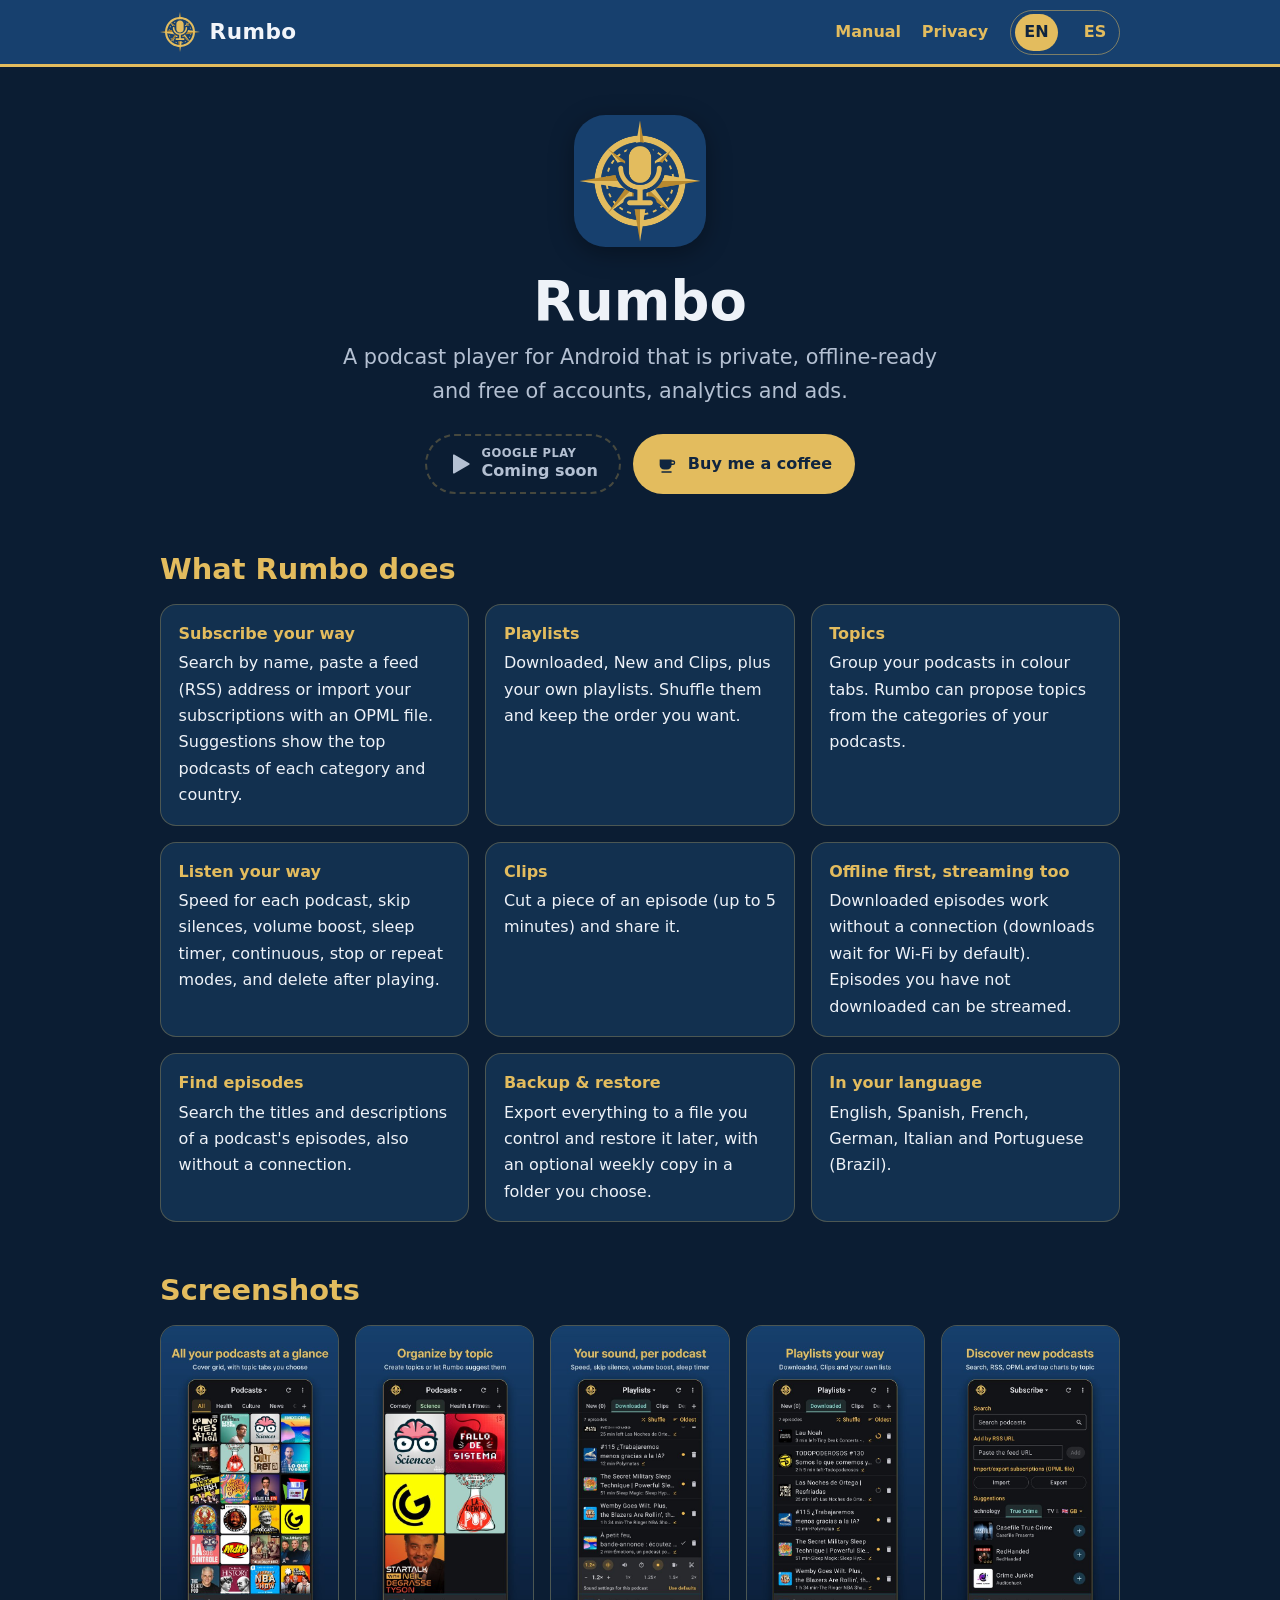
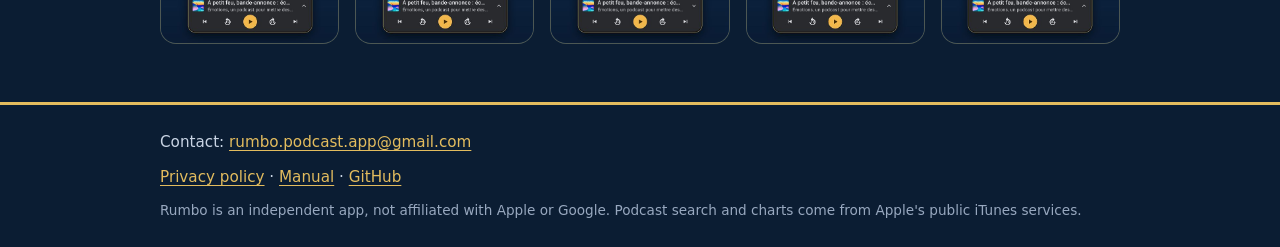
<file: index.html>
<!doctype html>
<html lang="en">
<head>
<meta charset="utf-8">
<meta name="viewport" content="width=device-width, initial-scale=1">
<title>Rumbo – podcast player for Android</title>
<meta name="description" content="Rumbo is a podcast player for Android that is private, offline-ready and free of accounts, analytics and ads.">
<meta name="theme-color" content="#17406E">
<link rel="canonical" href="https://jmarinlorenzo-hub.github.io/rumbo-web/">
<link rel="alternate" hreflang="en" href="https://jmarinlorenzo-hub.github.io/rumbo-web/">
<link rel="alternate" hreflang="es" href="https://jmarinlorenzo-hub.github.io/rumbo-web/es/">
<link rel="alternate" hreflang="x-default" href="https://jmarinlorenzo-hub.github.io/rumbo-web/">
<link rel="icon" type="image/png" href="assets/icon-512.png">
<link rel="apple-touch-icon" href="assets/icon-512.png">
<meta property="og:type" content="website">
<meta property="og:title" content="Rumbo – podcast player for Android">
<meta property="og:description" content="Private, offline-ready, no accounts, analytics or ads.">
<meta property="og:image" content="https://jmarinlorenzo-hub.github.io/rumbo-web/assets/icon-512.png">
<link rel="stylesheet" href="assets/style.css">
</head>
<body>
<a class="skip" href="#main">Skip to content</a>

<header class="site-header">
  <div class="wrap bar">
    <a class="brand" href="index.html"><img src="assets/emblem.svg" alt="" width="40" height="40"><span>Rumbo</span></a>
    <nav aria-label="Main">
      <a href="manual.html">Manual</a>
      <a href="privacy.html">Privacy</a>
    </nav>
    <nav class="lang" aria-label="Language">
      <a href="index.html" lang="en" hreflang="en" aria-current="page">EN</a>
      <a href="es/index.html" lang="es" hreflang="es">ES</a>
    </nav>
  </div>
</header>

<main id="main">
  <div class="wrap">

    <section class="hero">
      <img class="icon" src="assets/icon-512.png" width="132" height="132" alt="Rumbo logo: a gold compass rose with a microphone, on navy blue">
      <h1>Rumbo</h1>
      <p class="tagline">A podcast player for Android that is private, offline-ready and free of accounts, analytics and ads.</p>
      <div class="actions">
        <button type="button" class="btn btn-play" disabled>
          <svg aria-hidden="true" viewBox="0 0 24 24" width="24" height="24"><path fill="currentColor" d="M5 3.2v17.6a.8.8 0 0 0 1.2.7l15-8.8a.8.8 0 0 0 0-1.4L6.2 2.5A.8.8 0 0 0 5 3.2z"/></svg>
          <span><small>Google Play</small>Coming soon</span>
        </button>
        <a class="btn btn-bmc" href="https://buymeacoffee.com/jmarinlorenzo" rel="noopener">
          <svg aria-hidden="true" viewBox="0 0 24 24" width="22" height="22"><path fill="currentColor" d="M4 7h13v6a5 5 0 0 1-5 5H9a5 5 0 0 1-5-5V7zM17 8h1.5a2.5 2.5 0 0 1 0 5H17v-1.5h1.5a1 1 0 0 0 0-2H17V8zM6 20h11v1.5H6V20z"/></svg>
          Buy me a coffee
        </a>
      </div>
    </section>

    <section aria-labelledby="what">
      <h2 id="what">What Rumbo does</h2>
      <ul class="features">
        <li><strong>Subscribe your way</strong>Search by name, paste a feed (RSS) address or import your subscriptions with an OPML file. Suggestions show the top podcasts of each category and country.</li>
        <li><strong>Playlists</strong>Downloaded, New and Clips, plus your own playlists. Shuffle them and keep the order you want.</li>
        <li><strong>Topics</strong>Group your podcasts in colour tabs. Rumbo can propose topics from the categories of your podcasts.</li>
        <li><strong>Listen your way</strong>Speed for each podcast, skip silences, volume boost, sleep timer, continuous, stop or repeat modes, and delete after playing.</li>
        <li><strong>Clips</strong>Cut a piece of an episode (up to 5 minutes) and share it.</li>
        <li><strong>Offline first, streaming too</strong>Downloaded episodes work without a connection (downloads wait for Wi-Fi by default). Episodes you have not downloaded can be streamed.</li>
        <li><strong>Find episodes</strong>Search the titles and descriptions of a podcast's episodes, also without a connection.</li>
        <li><strong>Backup &amp; restore</strong>Export everything to a file you control and restore it later, with an optional weekly copy in a folder you choose.</li>
        <li><strong>In your language</strong>English, Spanish, French, German, Italian and Portuguese (Brazil).</li>
      </ul>
    </section>

    <section aria-labelledby="screens">
      <h2 id="screens">Screenshots</h2>
      <ul class="shots">
        <li><a href="assets/screens/full/screen-1-en.jpg"><img src="assets/screens/screen-1-en.jpg" width="540" height="960" alt="The Podcasts screen: a grid with the covers of all your podcasts and topic tabs (open full size)" loading="lazy"></a></li>
        <li><a href="assets/screens/full/screen-2-en.jpg"><img src="assets/screens/screen-2-en.jpg" width="540" height="960" alt="Podcasts organized by topic: the Science tab selected (open full size)" loading="lazy"></a></li>
        <li><a href="assets/screens/full/screen-3-en.jpg"><img src="assets/screens/screen-3-en.jpg" width="540" height="960" alt="Player options: speed, skip silence, volume boost and sleep timer, set per podcast (open full size)" loading="lazy"></a></li>
        <li><a href="assets/screens/full/screen-4-en.jpg"><img src="assets/screens/screen-4-en.jpg" width="540" height="960" alt="The Playlists screen showing the Downloaded list (open full size)" loading="lazy"></a></li>
        <li><a href="assets/screens/full/screen-5-en.jpg"><img src="assets/screens/screen-5-en.jpg" width="540" height="960" alt="The Subscribe screen: search, RSS address, OPML import and export, and suggestions by category (open full size)" loading="lazy"></a></li>
      </ul>
    </section>

  </div>
</main>

<footer class="site-footer">
  <div class="wrap">
    <p>Contact: <a href="mailto:rumbo.podcast.app@gmail.com">rumbo.podcast.app@gmail.com</a></p>
    <p><a href="privacy.html">Privacy policy</a> · <a href="manual.html">Manual</a> · <a href="https://github.com/jmarinlorenzo-hub" rel="noopener">GitHub</a></p>
    <p class="small">Rumbo is an independent app, not affiliated with Apple or Google. Podcast search and charts come from Apple's public iTunes services.</p>
  </div>
</footer>
</body>
</html>
</file>
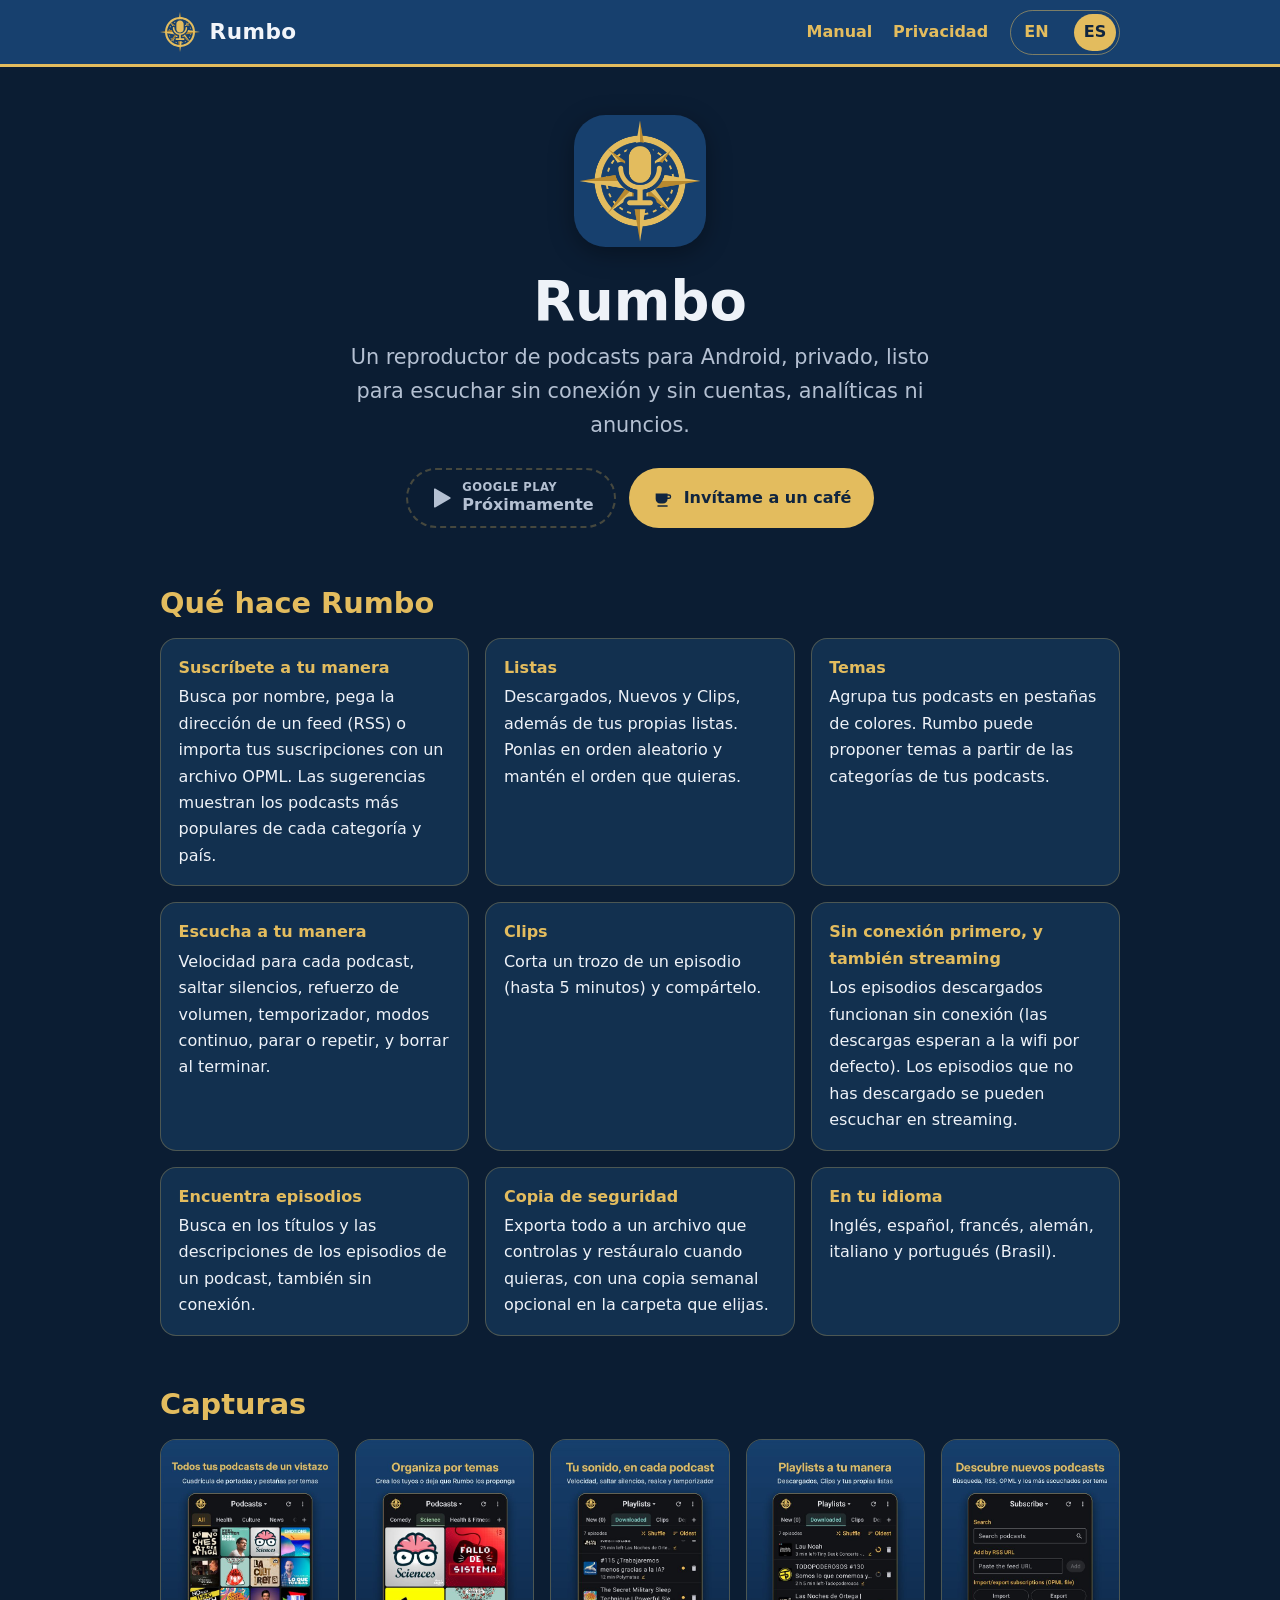
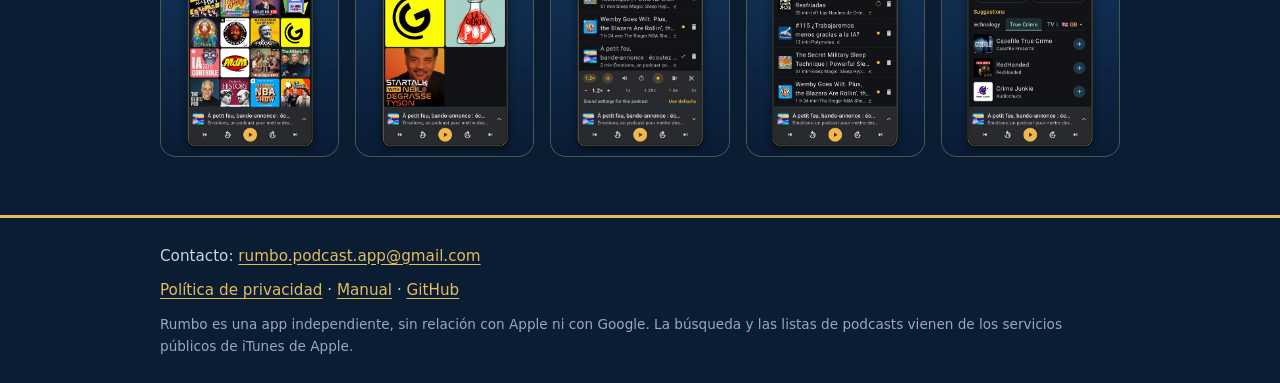
<file: es/index.html>
<!doctype html>
<html lang="es">
<head>
<meta charset="utf-8">
<meta name="viewport" content="width=device-width, initial-scale=1">
<title>Rumbo – reproductor de podcasts para Android</title>
<meta name="description" content="Rumbo es un reproductor de podcasts para Android, privado, listo para escuchar sin conexión y sin cuentas, ni analíticas ni anuncios.">
<meta name="theme-color" content="#17406E">
<link rel="canonical" href="https://jmarinlorenzo-hub.github.io/rumbo-web/es/">
<link rel="alternate" hreflang="en" href="https://jmarinlorenzo-hub.github.io/rumbo-web/">
<link rel="alternate" hreflang="es" href="https://jmarinlorenzo-hub.github.io/rumbo-web/es/">
<link rel="alternate" hreflang="x-default" href="https://jmarinlorenzo-hub.github.io/rumbo-web/">
<link rel="icon" type="image/png" href="../assets/icon-512.png">
<link rel="apple-touch-icon" href="../assets/icon-512.png">
<meta property="og:type" content="website">
<meta property="og:title" content="Rumbo – reproductor de podcasts para Android">
<meta property="og:description" content="Privado, listo para escuchar sin conexión, sin cuentas, analíticas ni anuncios.">
<meta property="og:image" content="https://jmarinlorenzo-hub.github.io/rumbo-web/assets/icon-512.png">
<link rel="stylesheet" href="../assets/style.css">
</head>
<body>
<a class="skip" href="#main">Saltar al contenido</a>

<header class="site-header">
  <div class="wrap bar">
    <a class="brand" href="index.html"><img src="../assets/emblem.svg" alt="" width="40" height="40"><span>Rumbo</span></a>
    <nav aria-label="Principal">
      <a href="manual.html">Manual</a>
      <a href="privacy.html">Privacidad</a>
    </nav>
    <nav class="lang" aria-label="Idioma">
      <a href="../index.html" lang="en" hreflang="en">EN</a>
      <a href="index.html" lang="es" hreflang="es" aria-current="page">ES</a>
    </nav>
  </div>
</header>

<main id="main">
  <div class="wrap">

    <section class="hero">
      <img class="icon" src="../assets/icon-512.png" width="132" height="132" alt="Logo de Rumbo: una rosa de los vientos dorada con un micrófono, sobre azul marino">
      <h1>Rumbo</h1>
      <p class="tagline">Un reproductor de podcasts para Android, privado, listo para escuchar sin conexión y sin cuentas, analíticas ni anuncios.</p>
      <div class="actions">
        <button type="button" class="btn btn-play" disabled>
          <svg aria-hidden="true" viewBox="0 0 24 24" width="24" height="24"><path fill="currentColor" d="M5 3.2v17.6a.8.8 0 0 0 1.2.7l15-8.8a.8.8 0 0 0 0-1.4L6.2 2.5A.8.8 0 0 0 5 3.2z"/></svg>
          <span><small>Google Play</small>Próximamente</span>
        </button>
        <a class="btn btn-bmc" href="https://buymeacoffee.com/jmarinlorenzo" rel="noopener">
          <svg aria-hidden="true" viewBox="0 0 24 24" width="22" height="22"><path fill="currentColor" d="M4 7h13v6a5 5 0 0 1-5 5H9a5 5 0 0 1-5-5V7zM17 8h1.5a2.5 2.5 0 0 1 0 5H17v-1.5h1.5a1 1 0 0 0 0-2H17V8zM6 20h11v1.5H6V20z"/></svg>
          Invítame a un café
        </a>
      </div>
    </section>

    <section aria-labelledby="what">
      <h2 id="what">Qué hace Rumbo</h2>
      <ul class="features">
        <li><strong>Suscríbete a tu manera</strong>Busca por nombre, pega la dirección de un feed (RSS) o importa tus suscripciones con un archivo OPML. Las sugerencias muestran los podcasts más populares de cada categoría y país.</li>
        <li><strong>Listas</strong>Descargados, Nuevos y Clips, además de tus propias listas. Ponlas en orden aleatorio y mantén el orden que quieras.</li>
        <li><strong>Temas</strong>Agrupa tus podcasts en pestañas de colores. Rumbo puede proponer temas a partir de las categorías de tus podcasts.</li>
        <li><strong>Escucha a tu manera</strong>Velocidad para cada podcast, saltar silencios, refuerzo de volumen, temporizador, modos continuo, parar o repetir, y borrar al terminar.</li>
        <li><strong>Clips</strong>Corta un trozo de un episodio (hasta 5 minutos) y compártelo.</li>
        <li><strong>Sin conexión primero, y también streaming</strong>Los episodios descargados funcionan sin conexión (las descargas esperan a la wifi por defecto). Los episodios que no has descargado se pueden escuchar en streaming.</li>
        <li><strong>Encuentra episodios</strong>Busca en los títulos y las descripciones de los episodios de un podcast, también sin conexión.</li>
        <li><strong>Copia de seguridad</strong>Exporta todo a un archivo que controlas y restáuralo cuando quieras, con una copia semanal opcional en la carpeta que elijas.</li>
        <li><strong>En tu idioma</strong>Inglés, español, francés, alemán, italiano y portugués (Brasil).</li>
      </ul>
    </section>

    <section aria-labelledby="screens">
      <h2 id="screens">Capturas</h2>
      <ul class="shots">
        <li><a href="../assets/screens/full/screen-1-es.jpg"><img src="../assets/screens/screen-1-es.jpg" width="540" height="960" alt="La pantalla Podcasts: una cuadrícula con las portadas de todos tus podcasts y pestañas por temas (abrir a tamaño completo)" loading="lazy"></a></li>
        <li><a href="../assets/screens/full/screen-2-es.jpg"><img src="../assets/screens/screen-2-es.jpg" width="540" height="960" alt="Podcasts organizados por temas: la pestaña de ciencia seleccionada (abrir a tamaño completo)" loading="lazy"></a></li>
        <li><a href="../assets/screens/full/screen-3-es.jpg"><img src="../assets/screens/screen-3-es.jpg" width="540" height="960" alt="Opciones del reproductor: velocidad, saltar silencios, refuerzo de volumen y temporizador, para cada podcast (abrir a tamaño completo)" loading="lazy"></a></li>
        <li><a href="../assets/screens/full/screen-4-es.jpg"><img src="../assets/screens/screen-4-es.jpg" width="540" height="960" alt="La pantalla Listas mostrando la lista Descargados (abrir a tamaño completo)" loading="lazy"></a></li>
        <li><a href="../assets/screens/full/screen-5-es.jpg"><img src="../assets/screens/screen-5-es.jpg" width="540" height="960" alt="La pantalla Suscribirse: búsqueda, dirección RSS, importar y exportar OPML y sugerencias por categoría (abrir a tamaño completo)" loading="lazy"></a></li>
      </ul>
    </section>

  </div>
</main>

<footer class="site-footer">
  <div class="wrap">
    <p>Contacto: <a href="mailto:rumbo.podcast.app@gmail.com">rumbo.podcast.app@gmail.com</a></p>
    <p><a href="privacy.html">Política de privacidad</a> · <a href="manual.html">Manual</a> · <a href="https://github.com/jmarinlorenzo-hub" rel="noopener">GitHub</a></p>
    <p class="small">Rumbo es una app independiente, sin relación con Apple ni con Google. La búsqueda y las listas de podcasts vienen de los servicios públicos de iTunes de Apple.</p>
  </div>
</footer>
</body>
</html>
</file>
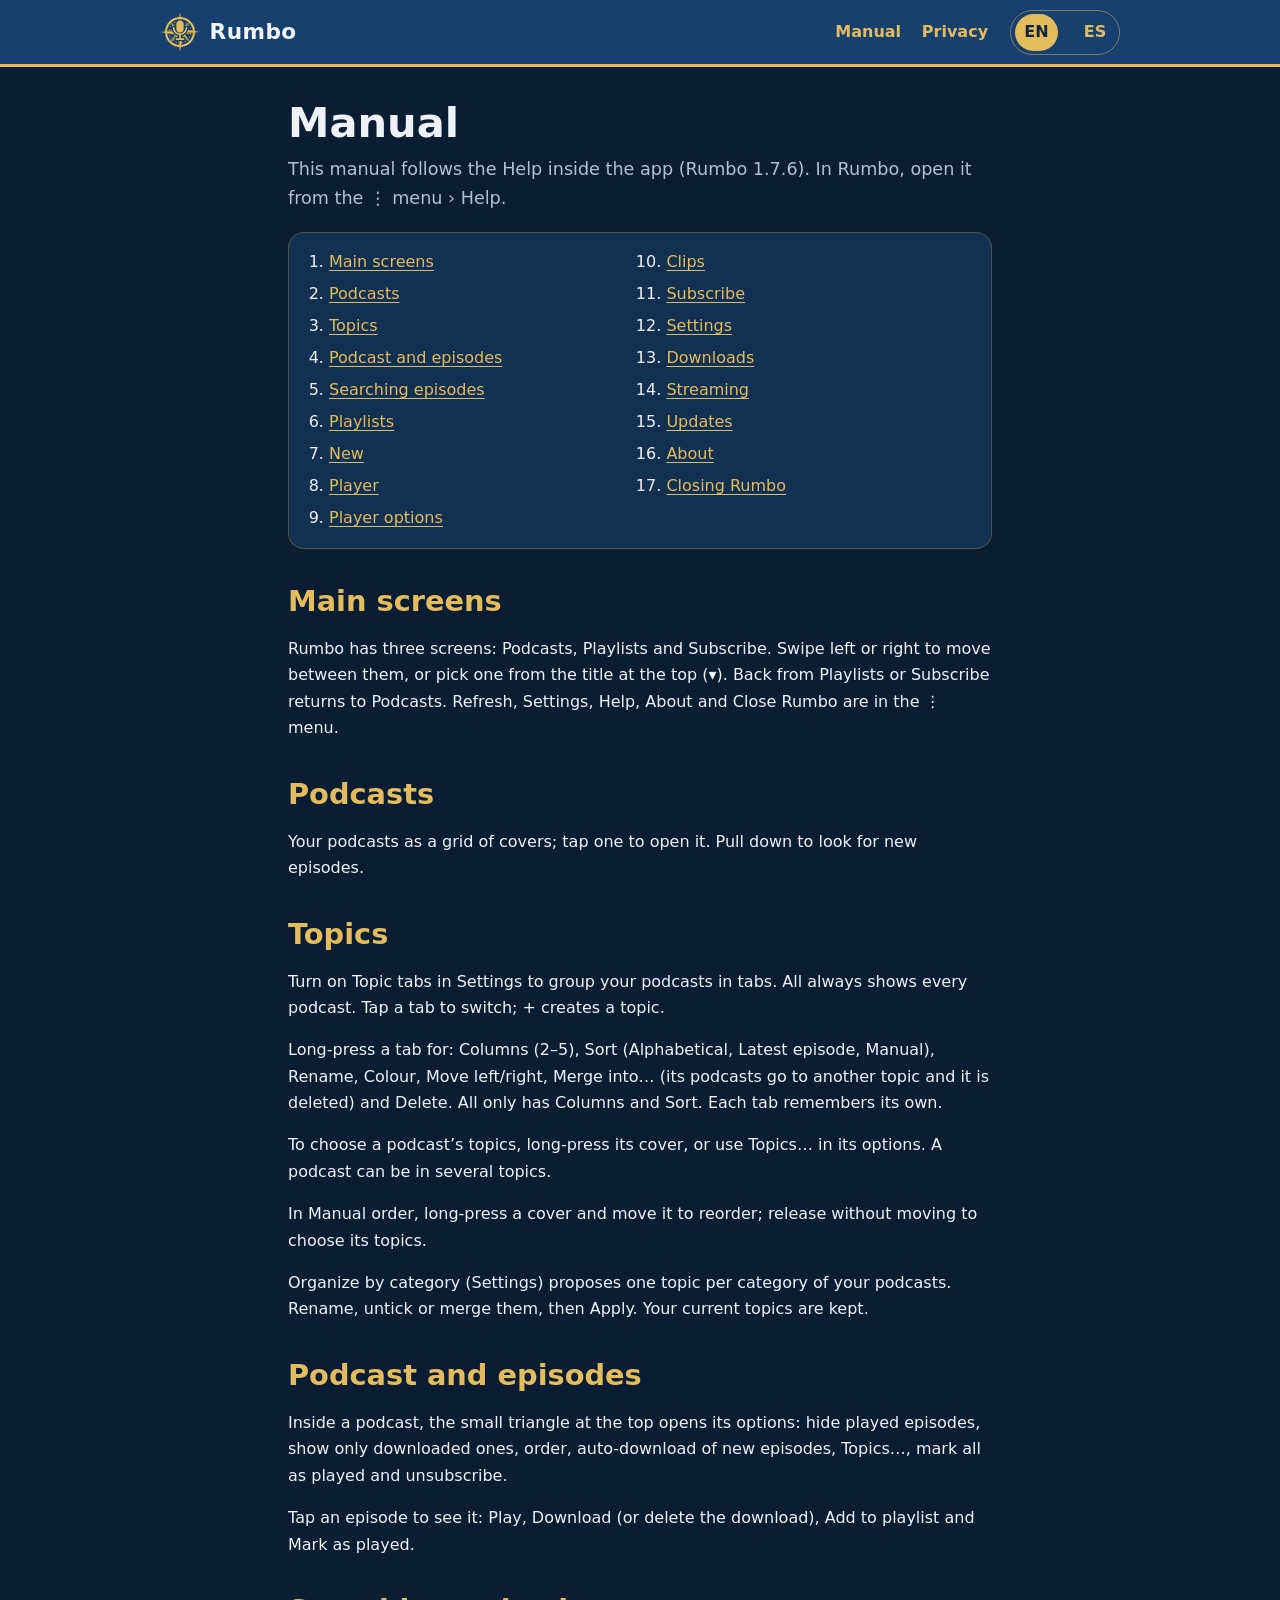
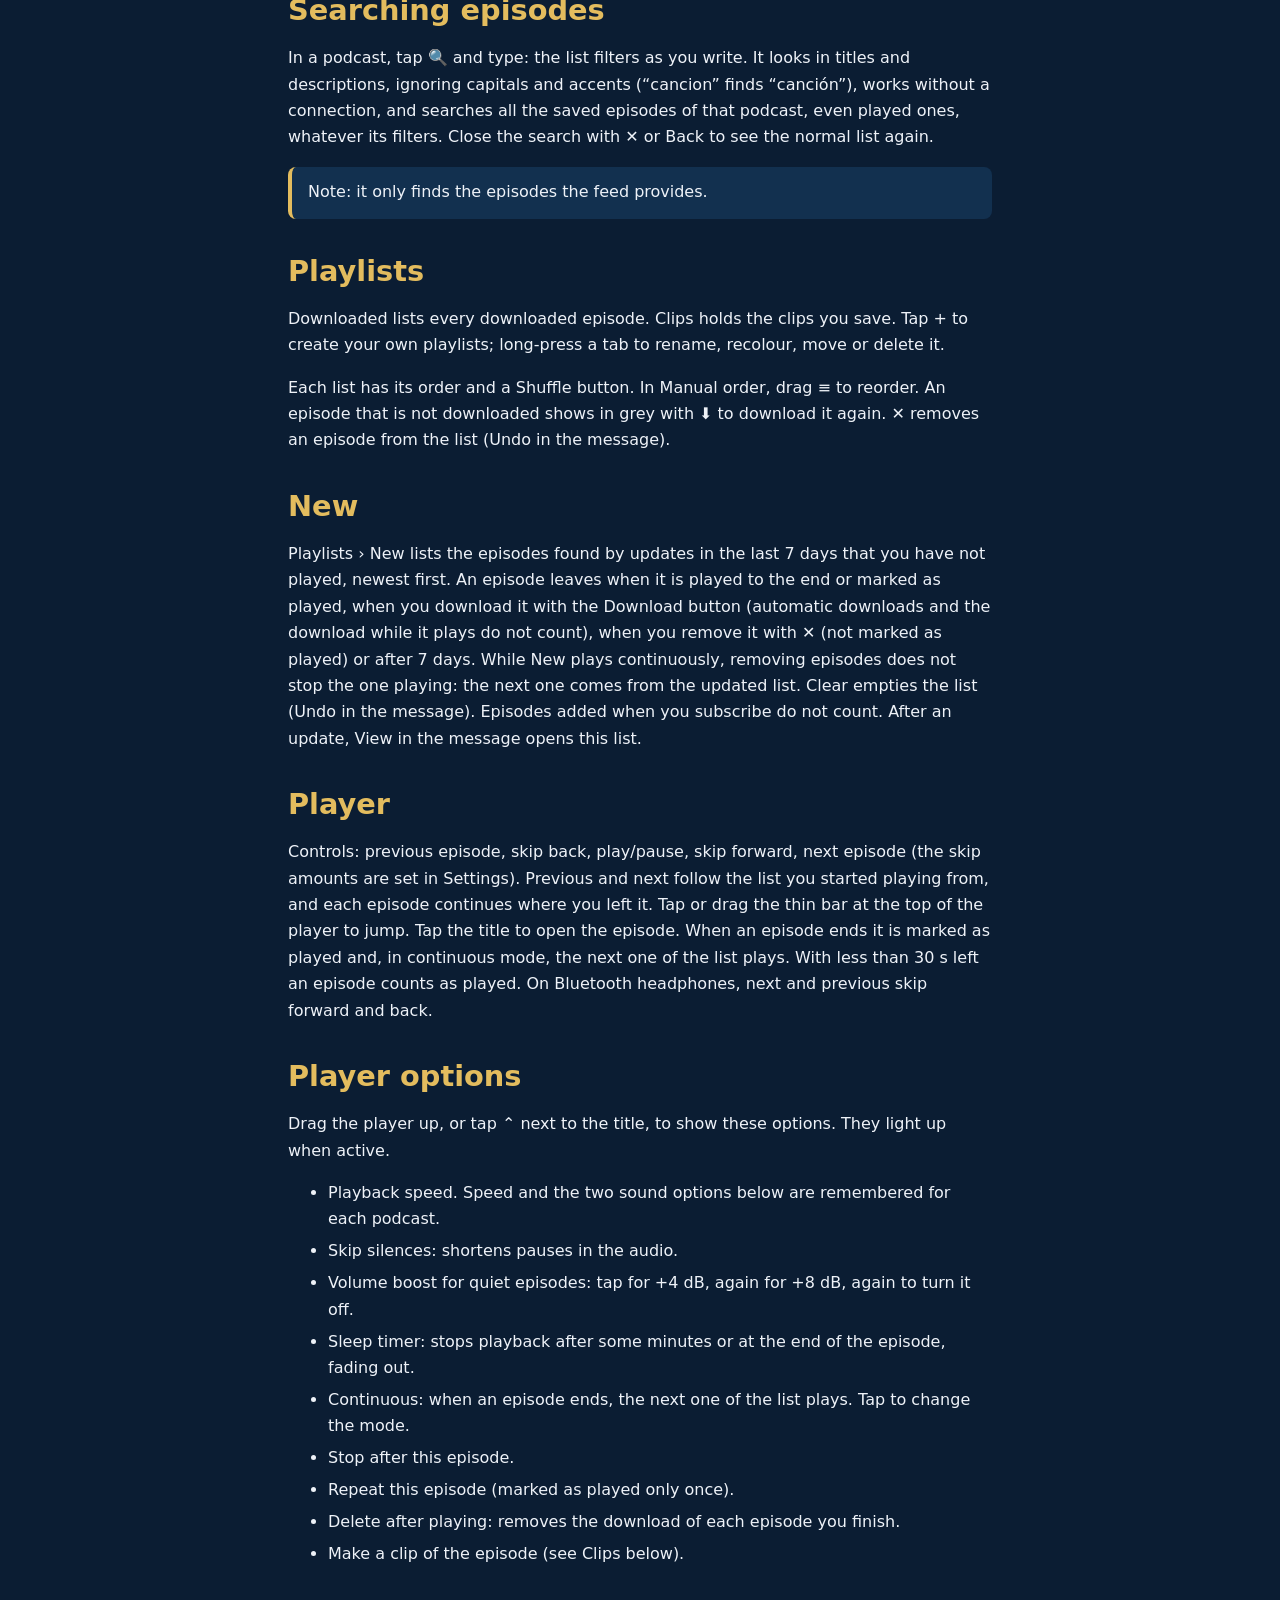
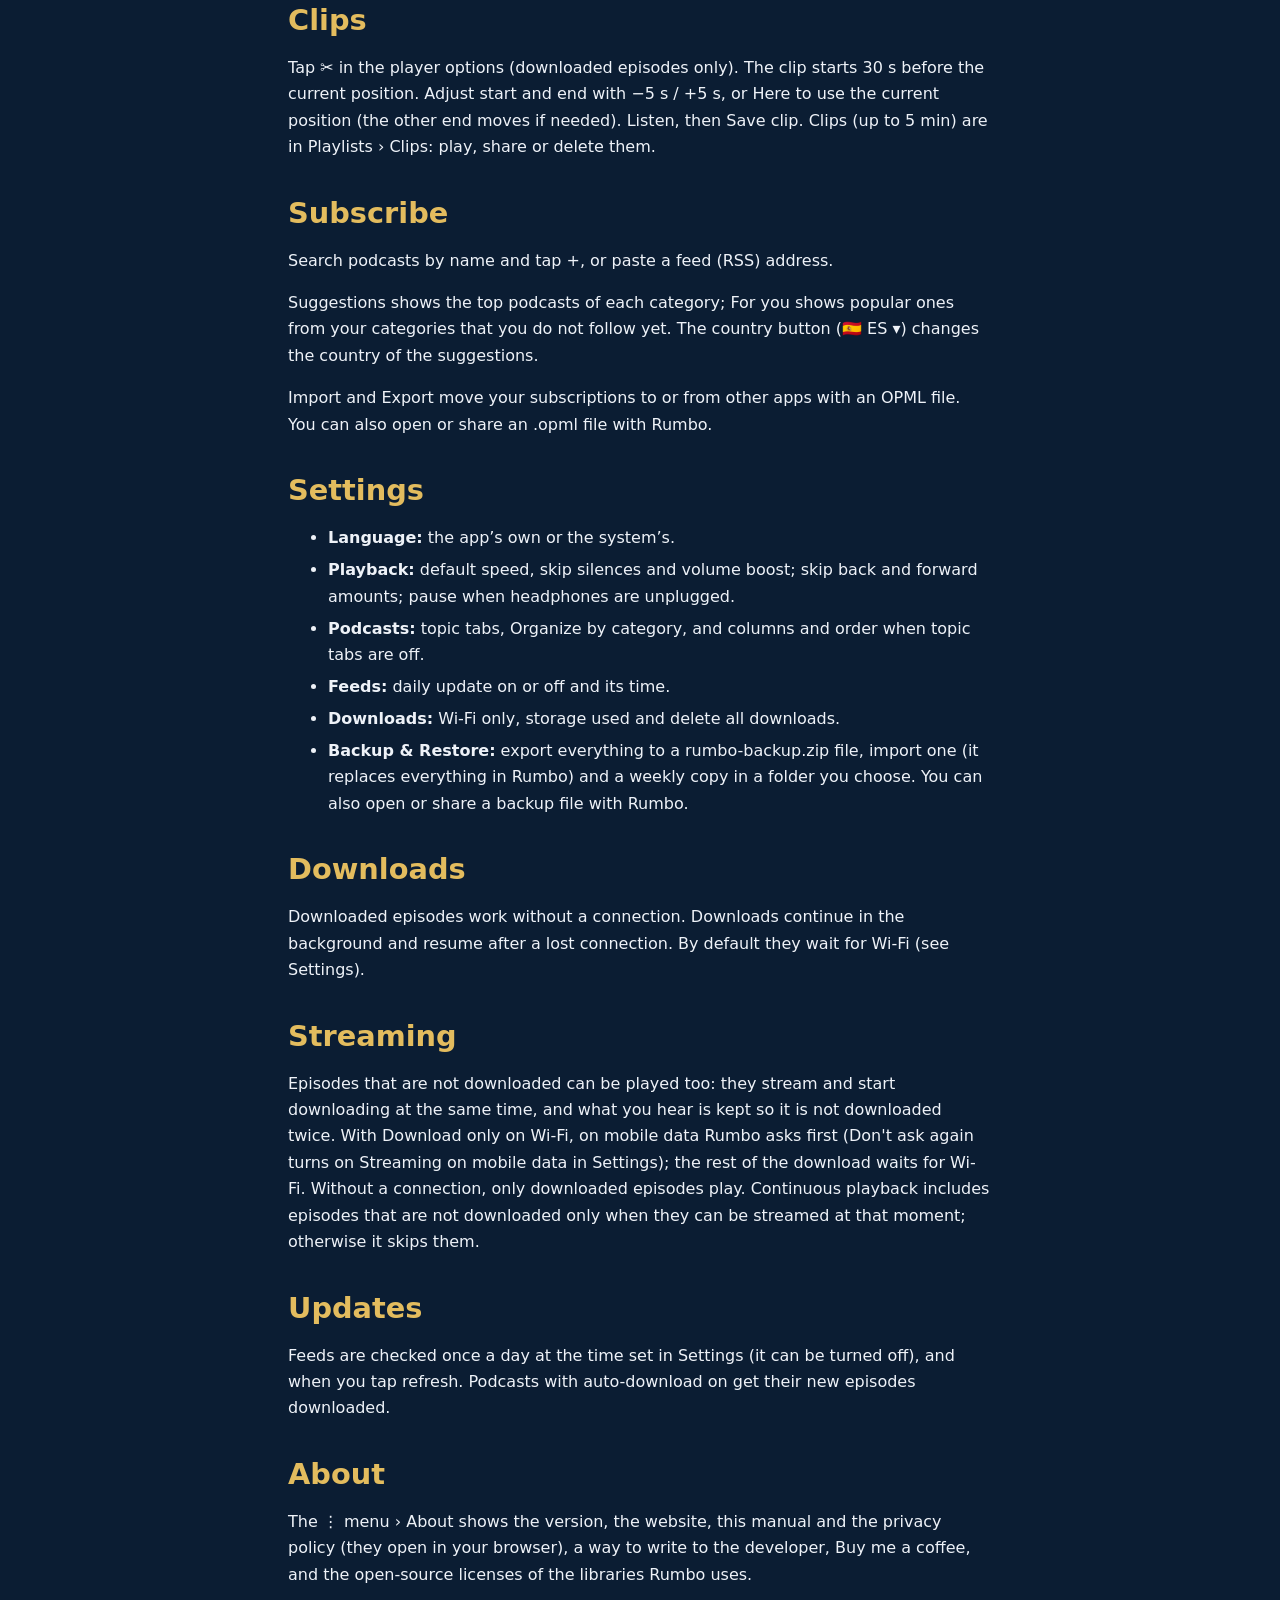
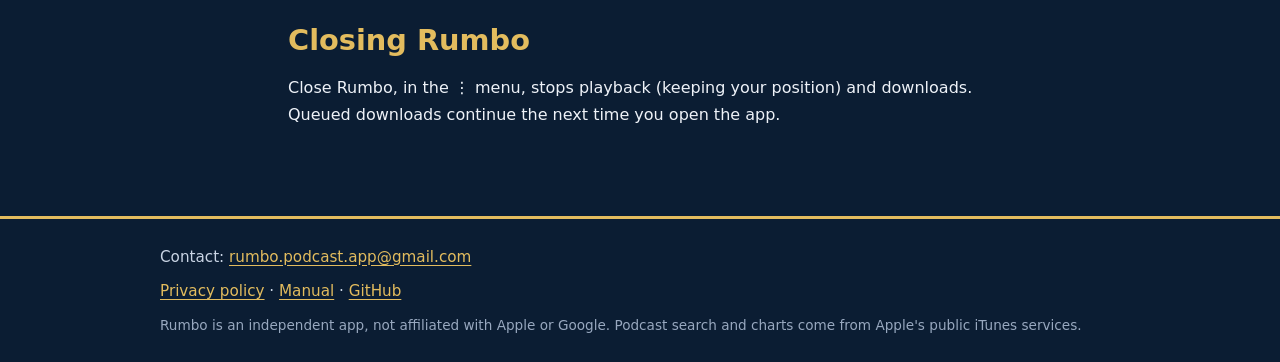
<file: manual.html>
<!doctype html>
<html lang="en">
<head>
<meta charset="utf-8">
<meta name="viewport" content="width=device-width, initial-scale=1">
<title>Manual – Rumbo</title>
<meta name="description" content="How to use Rumbo, the podcast player for Android: screens, topics, playlists, player, clips, subscribing, settings, downloads and streaming.">
<meta name="theme-color" content="#17406E">
<link rel="canonical" href="https://jmarinlorenzo-hub.github.io/rumbo-web/manual.html">
<link rel="alternate" hreflang="en" href="https://jmarinlorenzo-hub.github.io/rumbo-web/manual.html">
<link rel="alternate" hreflang="es" href="https://jmarinlorenzo-hub.github.io/rumbo-web/es/manual.html">
<link rel="icon" type="image/png" href="assets/icon-512.png">
<link rel="apple-touch-icon" href="assets/icon-512.png">
<link rel="stylesheet" href="assets/style.css">
</head>
<body>
<a class="skip" href="#main">Skip to content</a>

<header class="site-header">
  <div class="wrap bar">
    <a class="brand" href="index.html"><img src="assets/emblem.svg" alt="" width="40" height="40"><span>Rumbo</span></a>
    <nav aria-label="Main">
      <a href="manual.html" aria-current="page">Manual</a>
      <a href="privacy.html">Privacy</a>
    </nav>
    <nav class="lang" aria-label="Language">
      <a href="manual.html" lang="en" hreflang="en" aria-current="page">EN</a>
      <a href="es/manual.html" lang="es" hreflang="es">ES</a>
    </nav>
  </div>
</header>

<main id="main">
  <div class="wrap doc">
    <h1>Manual</h1>
    <p class="lead">This manual follows the Help inside the app (Rumbo 1.7.6). In Rumbo, open it from the ⋮ menu › Help.</p>

    <nav class="toc" aria-label="Contents">
      <ol>
        <li><a href="#main-screens">Main screens</a></li>
        <li><a href="#podcasts">Podcasts</a></li>
        <li><a href="#topics">Topics</a></li>
        <li><a href="#episodes">Podcast and episodes</a></li>
        <li><a href="#search">Searching episodes</a></li>
        <li><a href="#playlists">Playlists</a></li>
        <li><a href="#new">New</a></li>
        <li><a href="#player">Player</a></li>
        <li><a href="#player-options">Player options</a></li>
        <li><a href="#clips">Clips</a></li>
        <li><a href="#subscribe">Subscribe</a></li>
        <li><a href="#settings">Settings</a></li>
        <li><a href="#downloads">Downloads</a></li>
        <li><a href="#streaming">Streaming</a></li>
        <li><a href="#updates">Updates</a></li>
        <li><a href="#about">About</a></li>
        <li><a href="#closing">Closing Rumbo</a></li>
      </ol>
    </nav>

    <h2 id="main-screens">Main screens</h2>
    <p>Rumbo has three screens: Podcasts, Playlists and Subscribe. Swipe left or right to move between them, or pick one from the title at the top (▾). Back from Playlists or Subscribe returns to Podcasts. Refresh, Settings, Help, About and Close Rumbo are in the ⋮ menu.</p>

    <h2 id="podcasts">Podcasts</h2>
    <p>Your podcasts as a grid of covers; tap one to open it. Pull down to look for new episodes.</p>

    <h2 id="topics">Topics</h2>
    <p>Turn on Topic tabs in Settings to group your podcasts in tabs. All always shows every podcast. Tap a tab to switch; + creates a topic.</p>
    <p>Long-press a tab for: Columns (2–5), Sort (Alphabetical, Latest episode, Manual), Rename, Colour, Move left/right, Merge into… (its podcasts go to another topic and it is deleted) and Delete. All only has Columns and Sort. Each tab remembers its own.</p>
    <p>To choose a podcast’s topics, long-press its cover, or use Topics… in its options. A podcast can be in several topics.</p>
    <p>In Manual order, long-press a cover and move it to reorder; release without moving to choose its topics.</p>
    <p>Organize by category (Settings) proposes one topic per category of your podcasts. Rename, untick or merge them, then Apply. Your current topics are kept.</p>

    <h2 id="episodes">Podcast and episodes</h2>
    <p>Inside a podcast, the small triangle at the top opens its options: hide played episodes, show only downloaded ones, order, auto-download of new episodes, Topics…, mark all as played and unsubscribe.</p>
    <p>Tap an episode to see it: Play, Download (or delete the download), Add to playlist and Mark as played.</p>

    <h2 id="search">Searching episodes</h2>
    <p>In a podcast, tap 🔍 and type: the list filters as you write. It looks in titles and descriptions, ignoring capitals and accents (“cancion” finds “canción”), works without a connection, and searches all the saved episodes of that podcast, even played ones, whatever its filters. Close the search with ✕ or Back to see the normal list again.</p>
    <p class="note">Note: it only finds the episodes the feed provides.</p>

    <h2 id="playlists">Playlists</h2>
    <p>Downloaded lists every downloaded episode. Clips holds the clips you save. Tap + to create your own playlists; long-press a tab to rename, recolour, move or delete it.</p>
    <p>Each list has its order and a Shuffle button. In Manual order, drag ≡ to reorder. An episode that is not downloaded shows in grey with ⬇️ to download it again. ✕ removes an episode from the list (Undo in the message).</p>

    <h2 id="new">New</h2>
    <p>Playlists › New lists the episodes found by updates in the last 7 days that you have not played, newest first. An episode leaves when it is played to the end or marked as played, when you download it with the Download button (automatic downloads and the download while it plays do not count), when you remove it with ✕ (not marked as played) or after 7 days. While New plays continuously, removing episodes does not stop the one playing: the next one comes from the updated list. Clear empties the list (Undo in the message). Episodes added when you subscribe do not count. After an update, View in the message opens this list.</p>

    <h2 id="player">Player</h2>
    <p>Controls: previous episode, skip back, play/pause, skip forward, next episode (the skip amounts are set in Settings). Previous and next follow the list you started playing from, and each episode continues where you left it. Tap or drag the thin bar at the top of the player to jump. Tap the title to open the episode. When an episode ends it is marked as played and, in continuous mode, the next one of the list plays. With less than 30 s left an episode counts as played. On Bluetooth headphones, next and previous skip forward and back.</p>

    <h2 id="player-options">Player options</h2>
    <p>Drag the player up, or tap ⌃ next to the title, to show these options. They light up when active.</p>
    <ul>
      <li>Playback speed. Speed and the two sound options below are remembered for each podcast.</li>
      <li>Skip silences: shortens pauses in the audio.</li>
      <li>Volume boost for quiet episodes: tap for +4 dB, again for +8 dB, again to turn it off.</li>
      <li>Sleep timer: stops playback after some minutes or at the end of the episode, fading out.</li>
      <li>Continuous: when an episode ends, the next one of the list plays. Tap to change the mode.</li>
      <li>Stop after this episode.</li>
      <li>Repeat this episode (marked as played only once).</li>
      <li>Delete after playing: removes the download of each episode you finish.</li>
      <li>Make a clip of the episode (see Clips below).</li>
    </ul>

    <h2 id="clips">Clips</h2>
    <p>Tap ✂️ in the player options (downloaded episodes only). The clip starts 30 s before the current position. Adjust start and end with −5 s / +5 s, or Here to use the current position (the other end moves if needed). Listen, then Save clip. Clips (up to 5 min) are in Playlists › Clips: play, share or delete them.</p>

    <h2 id="subscribe">Subscribe</h2>
    <p>Search podcasts by name and tap +, or paste a feed (RSS) address.</p>
    <p>Suggestions shows the top podcasts of each category; For you shows popular ones from your categories that you do not follow yet. The country button (🇪🇸 ES ▾) changes the country of the suggestions.</p>
    <p>Import and Export move your subscriptions to or from other apps with an OPML file. You can also open or share an .opml file with Rumbo.</p>

    <h2 id="settings">Settings</h2>
    <ul>
      <li><strong>Language:</strong> the app’s own or the system’s.</li>
      <li><strong>Playback:</strong> default speed, skip silences and volume boost; skip back and forward amounts; pause when headphones are unplugged.</li>
      <li><strong>Podcasts:</strong> topic tabs, Organize by category, and columns and order when topic tabs are off.</li>
      <li><strong>Feeds:</strong> daily update on or off and its time.</li>
      <li><strong>Downloads:</strong> Wi-Fi only, storage used and delete all downloads.</li>
      <li><strong>Backup &amp; Restore:</strong> export everything to a rumbo-backup.zip file, import one (it replaces everything in Rumbo) and a weekly copy in a folder you choose. You can also open or share a backup file with Rumbo.</li>
    </ul>

    <h2 id="downloads">Downloads</h2>
    <p>Downloaded episodes work without a connection. Downloads continue in the background and resume after a lost connection. By default they wait for Wi-Fi (see Settings).</p>

    <h2 id="streaming">Streaming</h2>
    <p>Episodes that are not downloaded can be played too: they stream and start downloading at the same time, and what you hear is kept so it is not downloaded twice. With Download only on Wi-Fi, on mobile data Rumbo asks first (Don't ask again turns on Streaming on mobile data in Settings); the rest of the download waits for Wi-Fi. Without a connection, only downloaded episodes play. Continuous playback includes episodes that are not downloaded only when they can be streamed at that moment; otherwise it skips them.</p>

    <h2 id="updates">Updates</h2>
    <p>Feeds are checked once a day at the time set in Settings (it can be turned off), and when you tap refresh. Podcasts with auto-download on get their new episodes downloaded.</p>

    <h2 id="about">About</h2>
    <p>The ⋮ menu › About shows the version, the website, this manual and the privacy policy (they open in your browser), a way to write to the developer, Buy me a coffee, and the open-source licenses of the libraries Rumbo uses.</p>

    <h2 id="closing">Closing Rumbo</h2>
    <p>Close Rumbo, in the ⋮ menu, stops playback (keeping your position) and downloads. Queued downloads continue the next time you open the app.</p>
  </div>
</main>

<footer class="site-footer">
  <div class="wrap">
    <p>Contact: <a href="mailto:rumbo.podcast.app@gmail.com">rumbo.podcast.app@gmail.com</a></p>
    <p><a href="privacy.html">Privacy policy</a> · <a href="manual.html">Manual</a> · <a href="https://github.com/jmarinlorenzo-hub" rel="noopener">GitHub</a></p>
    <p class="small">Rumbo is an independent app, not affiliated with Apple or Google. Podcast search and charts come from Apple's public iTunes services.</p>
  </div>
</footer>
</body>
</html>
</file>
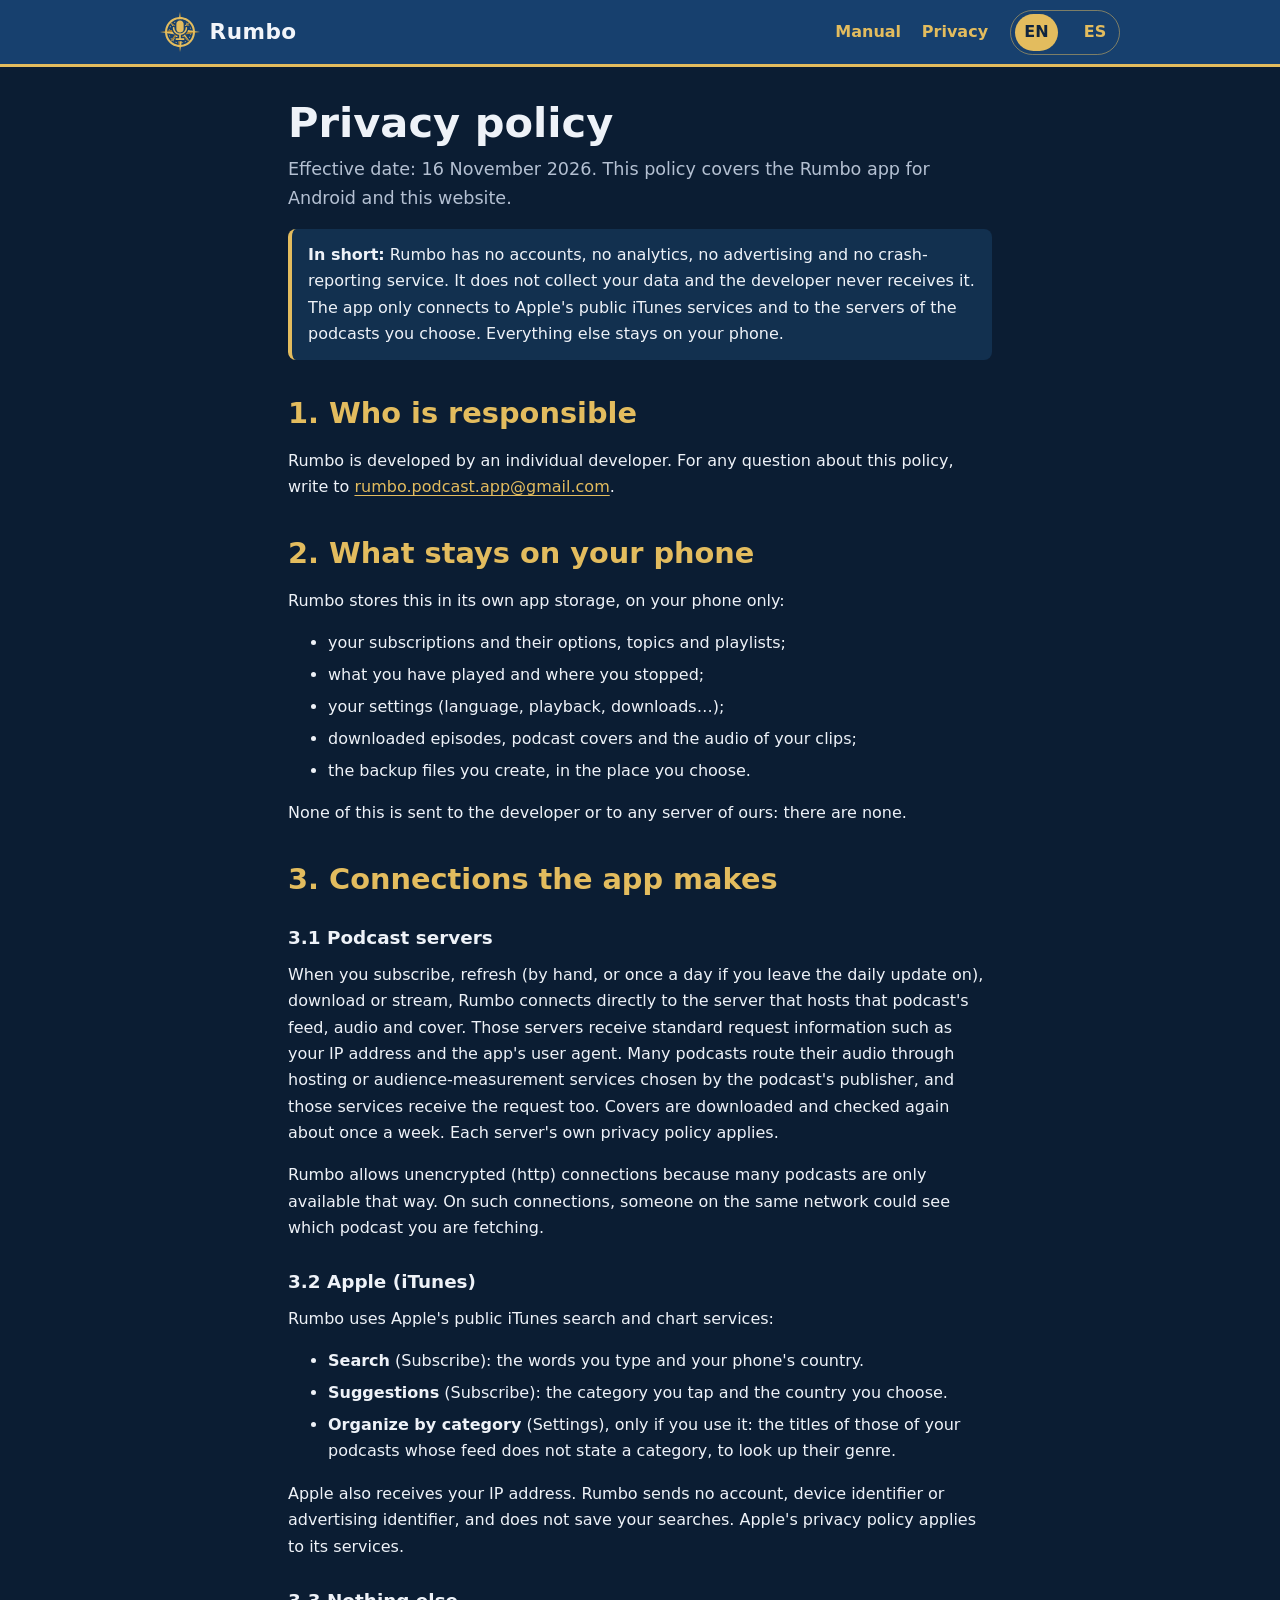
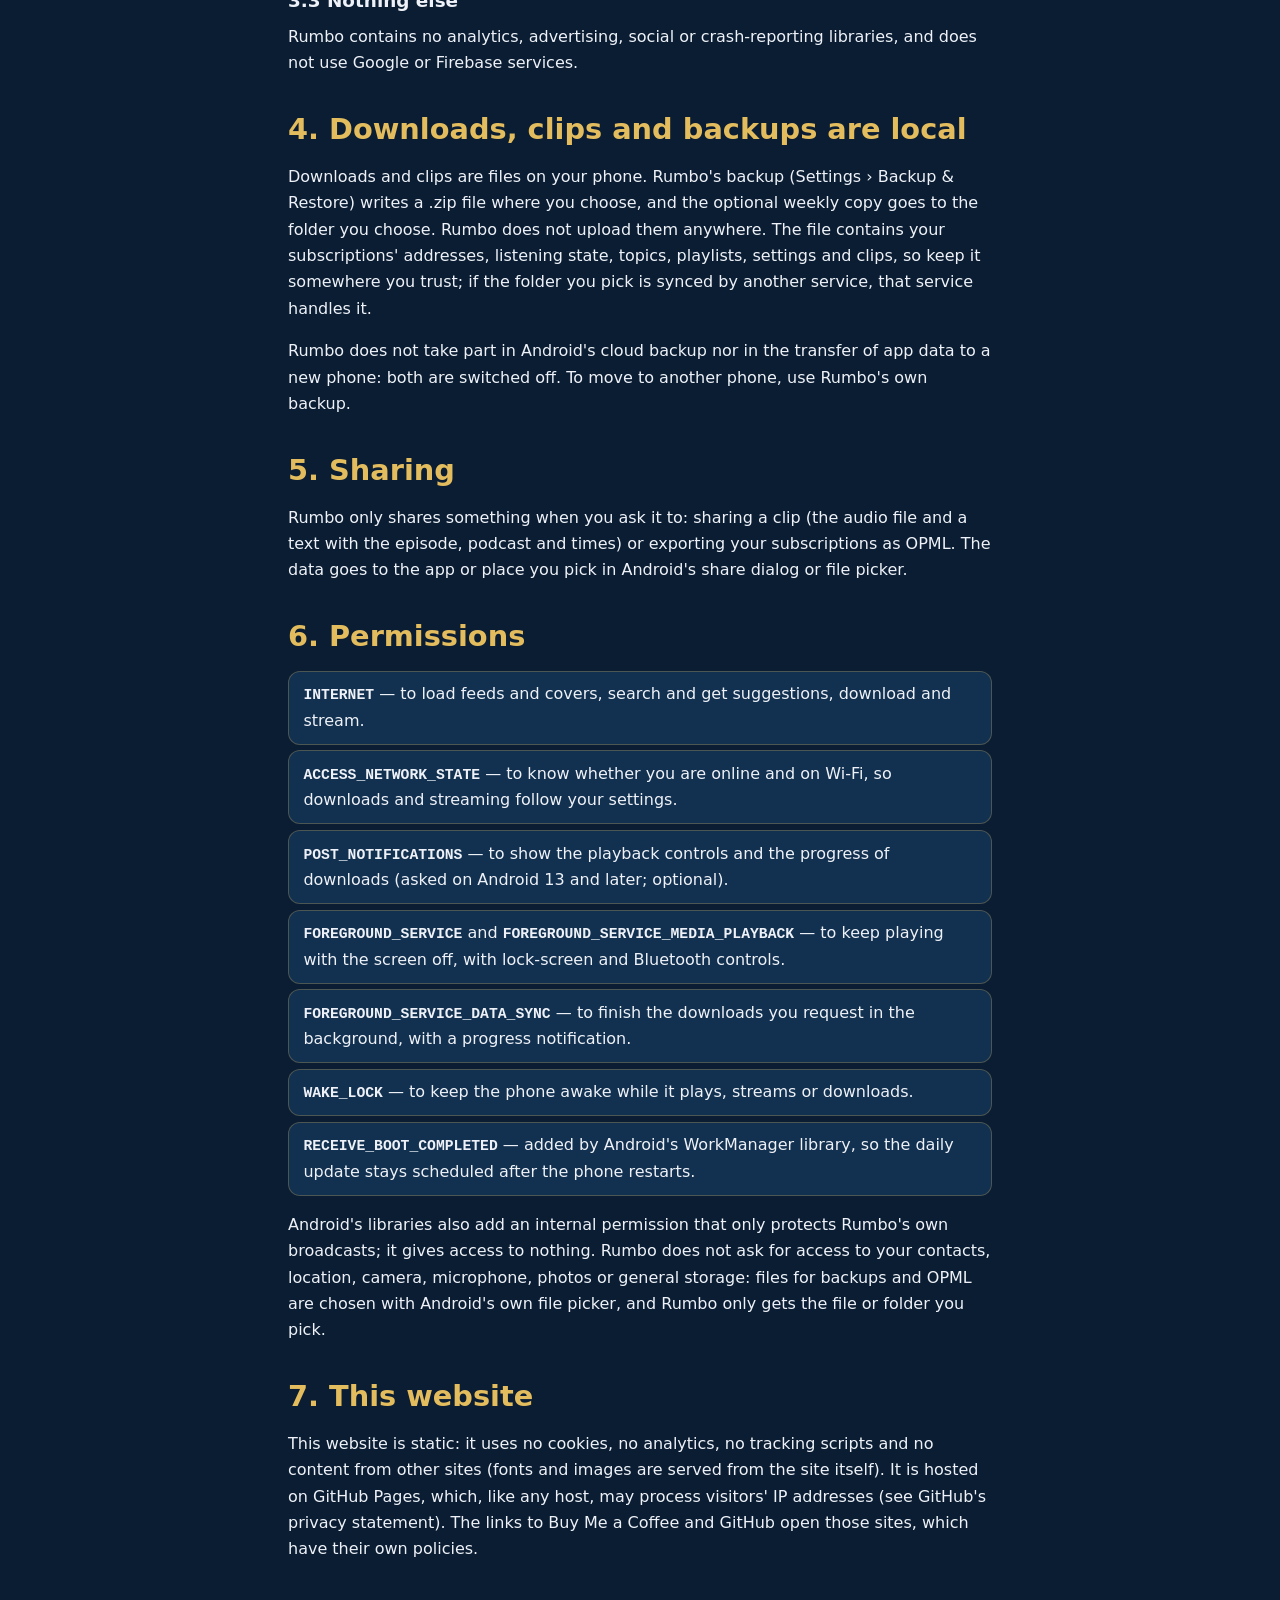
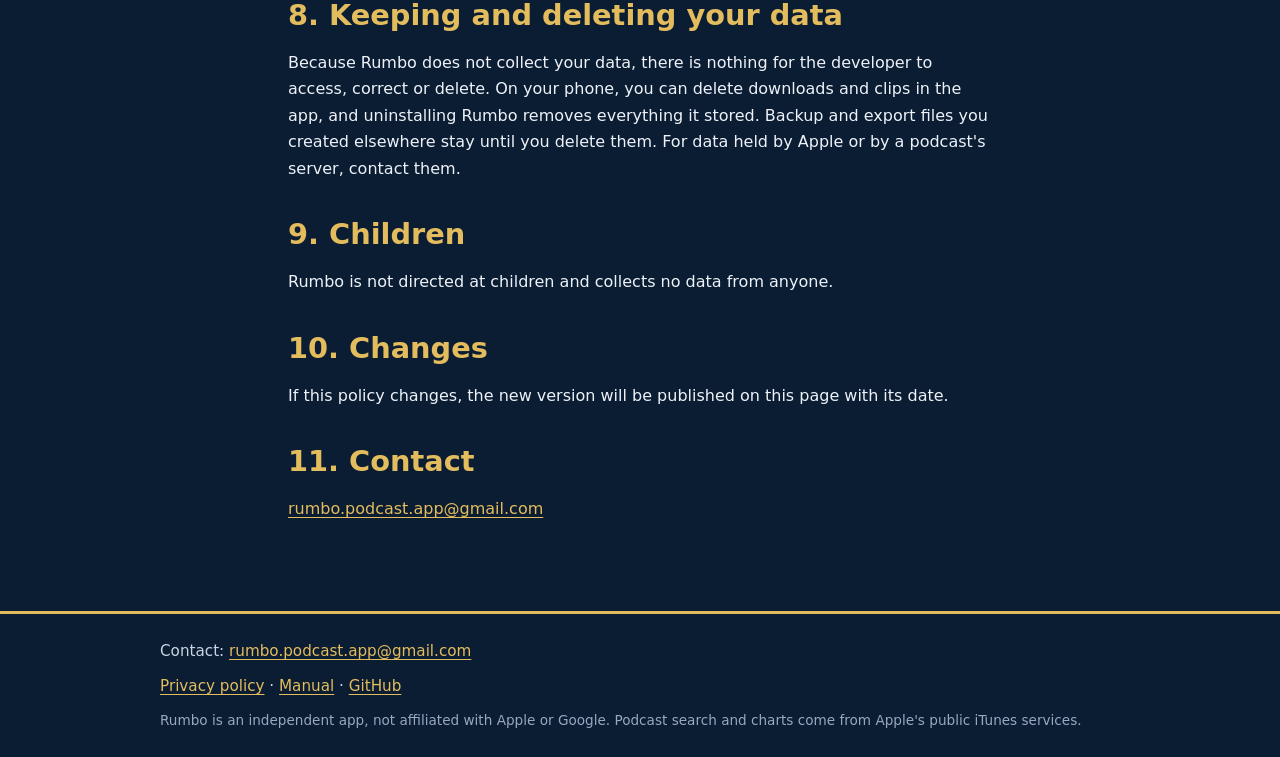
<file: privacy.html>
<!doctype html>
<html lang="en">
<head>
<meta charset="utf-8">
<meta name="viewport" content="width=device-width, initial-scale=1">
<title>Privacy policy – Rumbo</title>
<meta name="description" content="Privacy policy of Rumbo, the podcast player for Android: no accounts, analytics or ads, and no data collected.">
<meta name="theme-color" content="#17406E">
<link rel="canonical" href="https://jmarinlorenzo-hub.github.io/rumbo-web/privacy.html">
<link rel="alternate" hreflang="en" href="https://jmarinlorenzo-hub.github.io/rumbo-web/privacy.html">
<link rel="alternate" hreflang="es" href="https://jmarinlorenzo-hub.github.io/rumbo-web/es/privacy.html">
<link rel="icon" type="image/png" href="assets/icon-512.png">
<link rel="apple-touch-icon" href="assets/icon-512.png">
<link rel="stylesheet" href="assets/style.css">
</head>
<body>
<a class="skip" href="#main">Skip to content</a>

<header class="site-header">
  <div class="wrap bar">
    <a class="brand" href="index.html"><img src="assets/emblem.svg" alt="" width="40" height="40"><span>Rumbo</span></a>
    <nav aria-label="Main">
      <a href="manual.html">Manual</a>
      <a href="privacy.html" aria-current="page">Privacy</a>
    </nav>
    <nav class="lang" aria-label="Language">
      <a href="privacy.html" lang="en" hreflang="en" aria-current="page">EN</a>
      <a href="es/privacy.html" lang="es" hreflang="es">ES</a>
    </nav>
  </div>
</header>

<main id="main">
  <div class="wrap doc">
    <h1>Privacy policy</h1>
    <p class="lead">Effective date: 16 November 2026. This policy covers the Rumbo app for Android and this website.</p>

    <p class="note"><strong>In short:</strong> Rumbo has no accounts, no analytics, no advertising and no crash-reporting service. It does not collect your data and the developer never receives it. The app only connects to Apple's public iTunes services and to the servers of the podcasts you choose. Everything else stays on your phone.</p>

    <h2 id="who">1. Who is responsible</h2>
    <p>Rumbo is developed by an individual developer. For any question about this policy, write to <a href="mailto:rumbo.podcast.app@gmail.com">rumbo.podcast.app@gmail.com</a>.</p>

    <h2 id="on-device">2. What stays on your phone</h2>
    <p>Rumbo stores this in its own app storage, on your phone only:</p>
    <ul>
      <li>your subscriptions and their options, topics and playlists;</li>
      <li>what you have played and where you stopped;</li>
      <li>your settings (language, playback, downloads…);</li>
      <li>downloaded episodes, podcast covers and the audio of your clips;</li>
      <li>the backup files you create, in the place you choose.</li>
    </ul>
    <p>None of this is sent to the developer or to any server of ours: there are none.</p>

    <h2 id="connections">3. Connections the app makes</h2>
    <h3>3.1 Podcast servers</h3>
    <p>When you subscribe, refresh (by hand, or once a day if you leave the daily update on), download or stream, Rumbo connects directly to the server that hosts that podcast's feed, audio and cover. Those servers receive standard request information such as your IP address and the app's user agent. Many podcasts route their audio through hosting or audience-measurement services chosen by the podcast's publisher, and those services receive the request too. Covers are downloaded and checked again about once a week. Each server's own privacy policy applies.</p>
    <p>Rumbo allows unencrypted (http) connections because many podcasts are only available that way. On such connections, someone on the same network could see which podcast you are fetching.</p>
    <h3>3.2 Apple (iTunes)</h3>
    <p>Rumbo uses Apple's public iTunes search and chart services:</p>
    <ul>
      <li><strong>Search</strong> (Subscribe): the words you type and your phone's country.</li>
      <li><strong>Suggestions</strong> (Subscribe): the category you tap and the country you choose.</li>
      <li><strong>Organize by category</strong> (Settings), only if you use it: the titles of those of your podcasts whose feed does not state a category, to look up their genre.</li>
    </ul>
    <p>Apple also receives your IP address. Rumbo sends no account, device identifier or advertising identifier, and does not save your searches. Apple's privacy policy applies to its services.</p>
    <h3>3.3 Nothing else</h3>
    <p>Rumbo contains no analytics, advertising, social or crash-reporting libraries, and does not use Google or Firebase services.</p>

    <h2 id="backups">4. Downloads, clips and backups are local</h2>
    <p>Downloads and clips are files on your phone. Rumbo's backup (Settings › Backup &amp; Restore) writes a .zip file where you choose, and the optional weekly copy goes to the folder you choose. Rumbo does not upload them anywhere. The file contains your subscriptions' addresses, listening state, topics, playlists, settings and clips, so keep it somewhere you trust; if the folder you pick is synced by another service, that service handles it.</p>
    <p>Rumbo does not take part in Android's cloud backup nor in the transfer of app data to a new phone: both are switched off. To move to another phone, use Rumbo's own backup.</p>

    <h2 id="sharing">5. Sharing</h2>
    <p>Rumbo only shares something when you ask it to: sharing a clip (the audio file and a text with the episode, podcast and times) or exporting your subscriptions as OPML. The data goes to the app or place you pick in Android's share dialog or file picker.</p>

    <h2 id="permissions">6. Permissions</h2>
    <ul class="perms">
      <li><code>INTERNET</code> — to load feeds and covers, search and get suggestions, download and stream.</li>
      <li><code>ACCESS_NETWORK_STATE</code> — to know whether you are online and on Wi-Fi, so downloads and streaming follow your settings.</li>
      <li><code>POST_NOTIFICATIONS</code> — to show the playback controls and the progress of downloads (asked on Android 13 and later; optional).</li>
      <li><code>FOREGROUND_SERVICE</code> and <code>FOREGROUND_SERVICE_MEDIA_PLAYBACK</code> — to keep playing with the screen off, with lock-screen and Bluetooth controls.</li>
      <li><code>FOREGROUND_SERVICE_DATA_SYNC</code> — to finish the downloads you request in the background, with a progress notification.</li>
      <li><code>WAKE_LOCK</code> — to keep the phone awake while it plays, streams or downloads.</li>
      <li><code>RECEIVE_BOOT_COMPLETED</code> — added by Android's WorkManager library, so the daily update stays scheduled after the phone restarts.</li>
    </ul>
    <p>Android's libraries also add an internal permission that only protects Rumbo's own broadcasts; it gives access to nothing. Rumbo does not ask for access to your contacts, location, camera, microphone, photos or general storage: files for backups and OPML are chosen with Android's own file picker, and Rumbo only gets the file or folder you pick.</p>

    <h2 id="website">7. This website</h2>
    <p>This website is static: it uses no cookies, no analytics, no tracking scripts and no content from other sites (fonts and images are served from the site itself). It is hosted on GitHub Pages, which, like any host, may process visitors' IP addresses (see GitHub's privacy statement). The links to Buy Me a Coffee and GitHub open those sites, which have their own policies.</p>

    <h2 id="retention">8. Keeping and deleting your data</h2>
    <p>Because Rumbo does not collect your data, there is nothing for the developer to access, correct or delete. On your phone, you can delete downloads and clips in the app, and uninstalling Rumbo removes everything it stored. Backup and export files you created elsewhere stay until you delete them. For data held by Apple or by a podcast's server, contact them.</p>

    <h2 id="children">9. Children</h2>
    <p>Rumbo is not directed at children and collects no data from anyone.</p>

    <h2 id="changes">10. Changes</h2>
    <p>If this policy changes, the new version will be published on this page with its date.</p>

    <h2 id="contact">11. Contact</h2>
    <p><a href="mailto:rumbo.podcast.app@gmail.com">rumbo.podcast.app@gmail.com</a></p>
  </div>
</main>

<footer class="site-footer">
  <div class="wrap">
    <p>Contact: <a href="mailto:rumbo.podcast.app@gmail.com">rumbo.podcast.app@gmail.com</a></p>
    <p><a href="privacy.html">Privacy policy</a> · <a href="manual.html">Manual</a> · <a href="https://github.com/jmarinlorenzo-hub" rel="noopener">GitHub</a></p>
    <p class="small">Rumbo is an independent app, not affiliated with Apple or Google. Podcast search and charts come from Apple's public iTunes services.</p>
  </div>
</footer>
</body>
</html>
</file>
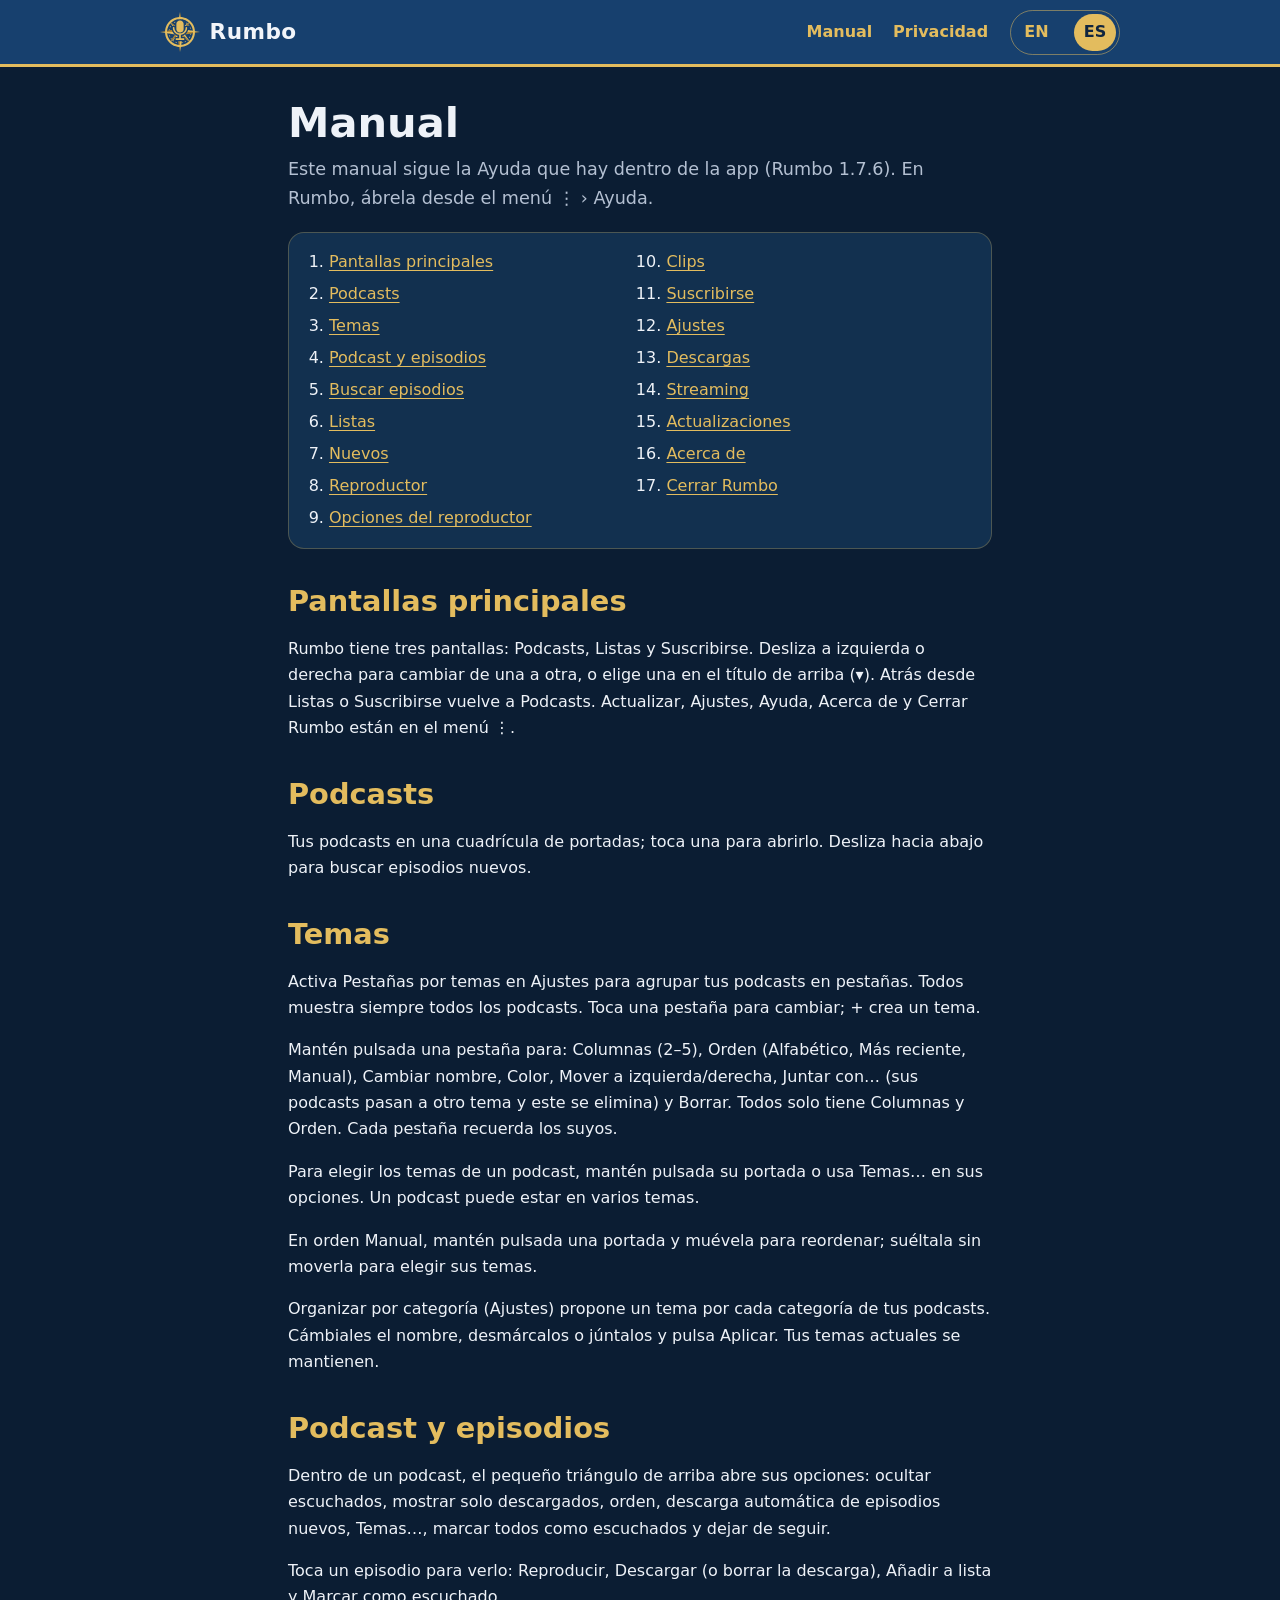
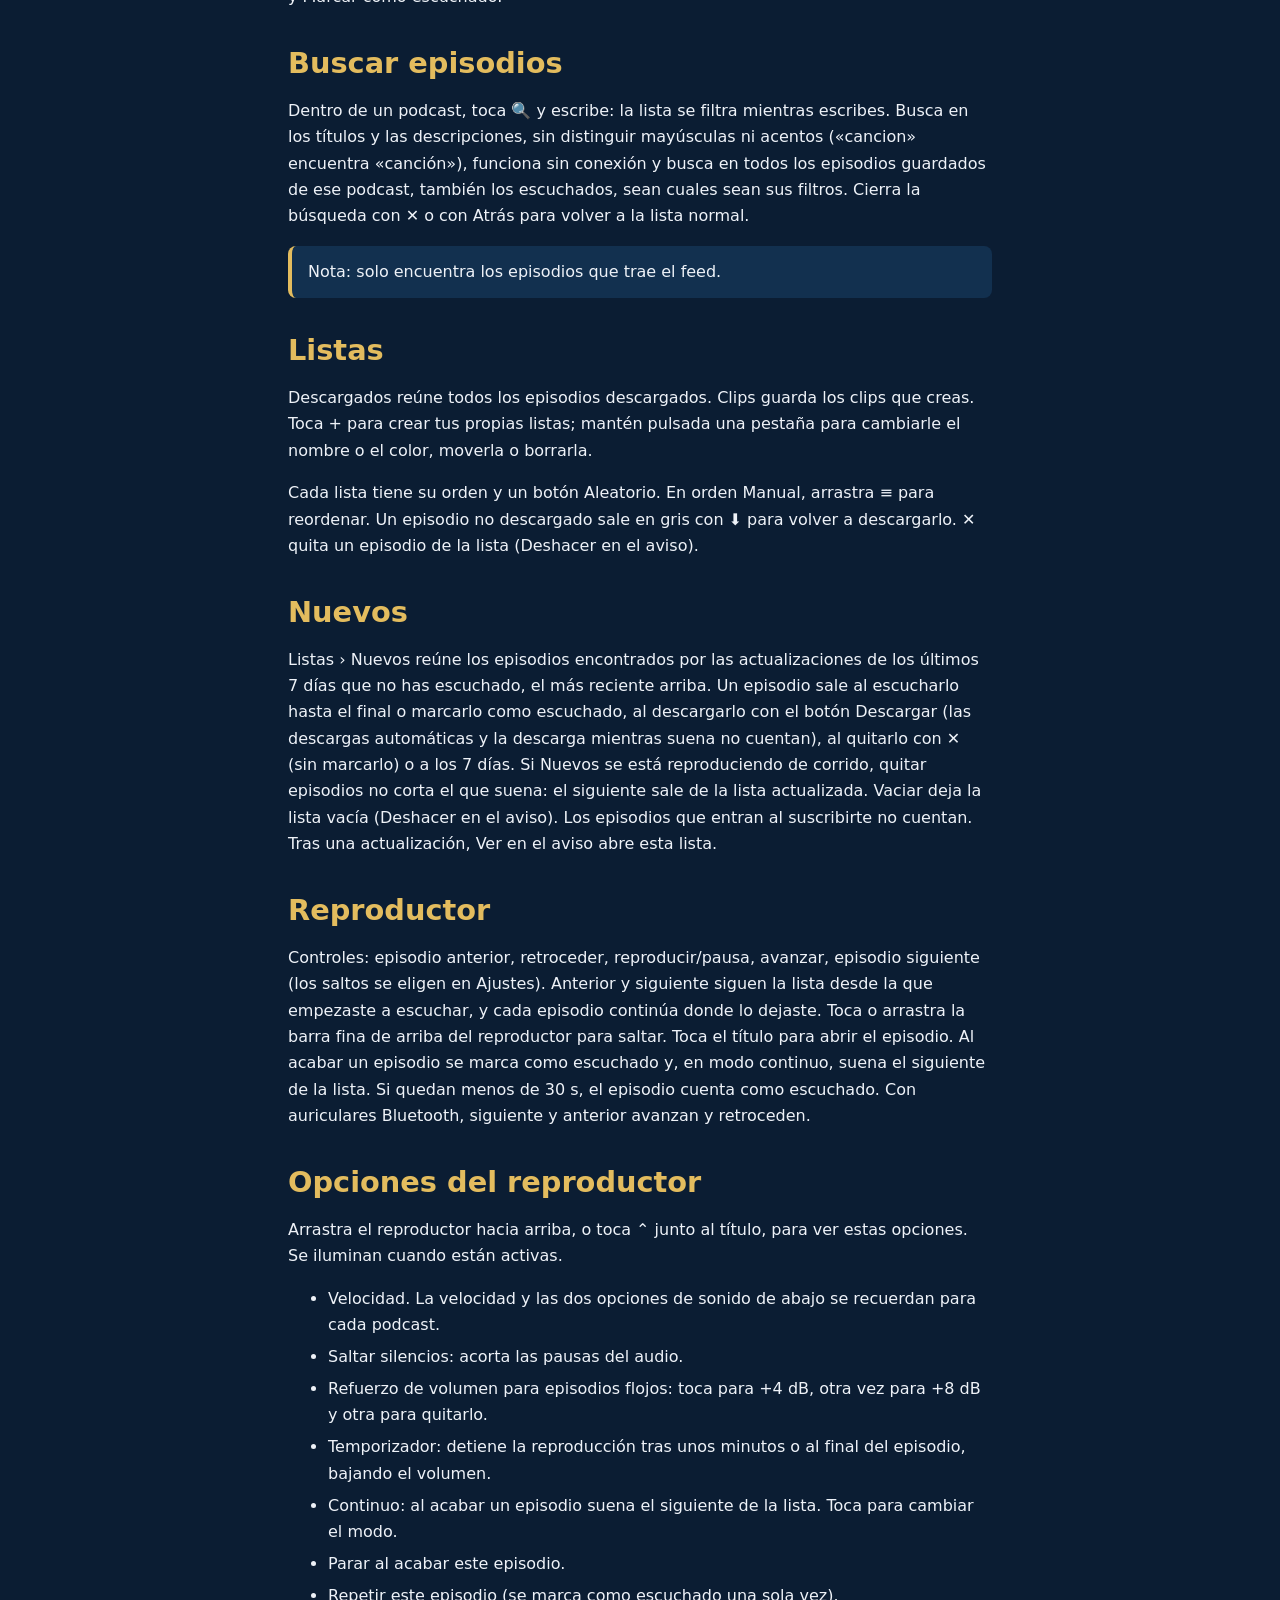
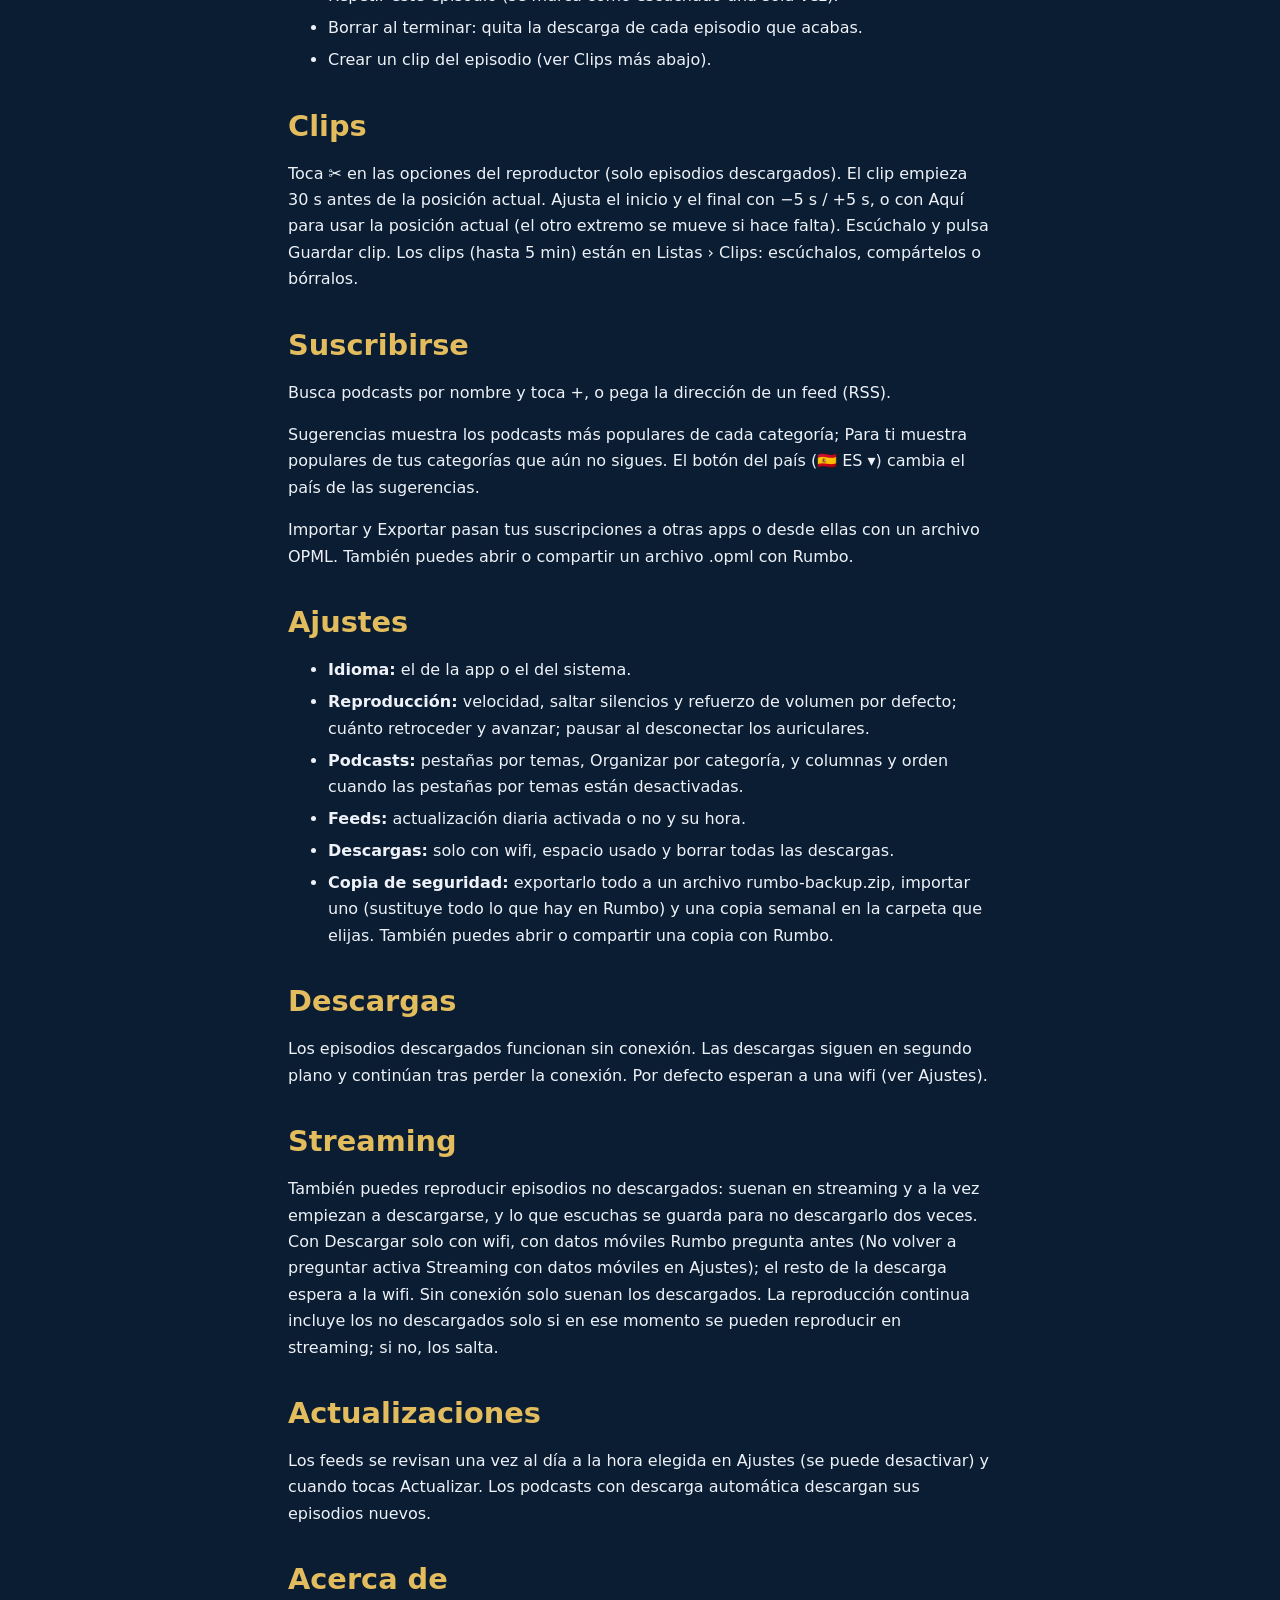
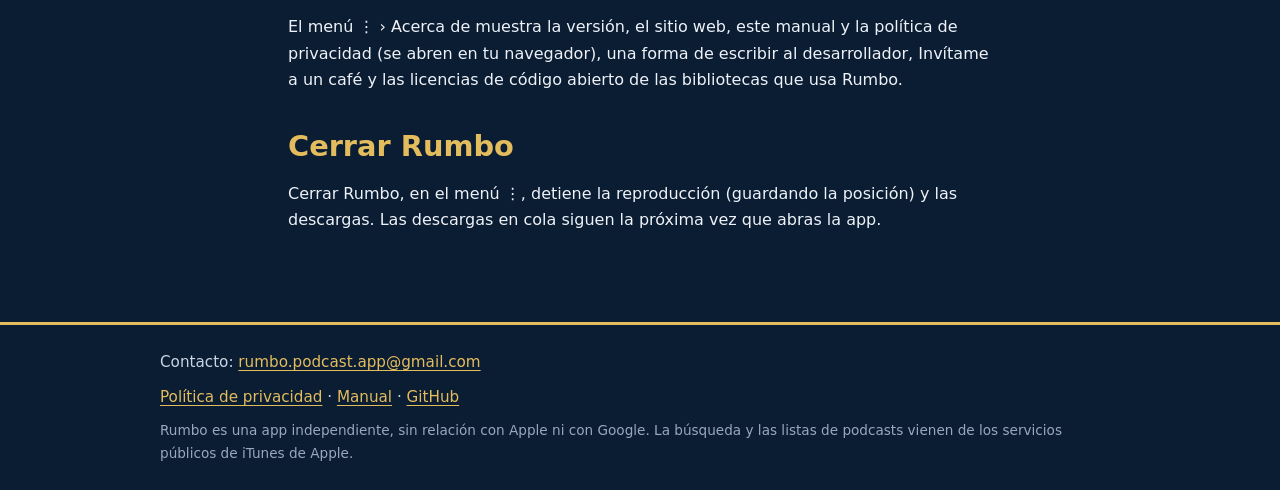
<file: es/manual.html>
<!doctype html>
<html lang="es">
<head>
<meta charset="utf-8">
<meta name="viewport" content="width=device-width, initial-scale=1">
<title>Manual – Rumbo</title>
<meta name="description" content="Cómo usar Rumbo, el reproductor de podcasts para Android: pantallas, temas, listas, reproductor, clips, suscripciones, ajustes, descargas y streaming.">
<meta name="theme-color" content="#17406E">
<link rel="canonical" href="https://jmarinlorenzo-hub.github.io/rumbo-web/es/manual.html">
<link rel="alternate" hreflang="en" href="https://jmarinlorenzo-hub.github.io/rumbo-web/manual.html">
<link rel="alternate" hreflang="es" href="https://jmarinlorenzo-hub.github.io/rumbo-web/es/manual.html">
<link rel="icon" type="image/png" href="../assets/icon-512.png">
<link rel="apple-touch-icon" href="../assets/icon-512.png">
<link rel="stylesheet" href="../assets/style.css">
</head>
<body>
<a class="skip" href="#main">Saltar al contenido</a>

<header class="site-header">
  <div class="wrap bar">
    <a class="brand" href="index.html"><img src="../assets/emblem.svg" alt="" width="40" height="40"><span>Rumbo</span></a>
    <nav aria-label="Principal">
      <a href="manual.html" aria-current="page">Manual</a>
      <a href="privacy.html">Privacidad</a>
    </nav>
    <nav class="lang" aria-label="Idioma">
      <a href="../manual.html" lang="en" hreflang="en">EN</a>
      <a href="manual.html" lang="es" hreflang="es" aria-current="page">ES</a>
    </nav>
  </div>
</header>

<main id="main">
  <div class="wrap doc">
    <h1>Manual</h1>
    <p class="lead">Este manual sigue la Ayuda que hay dentro de la app (Rumbo 1.7.6). En Rumbo, ábrela desde el menú ⋮ › Ayuda.</p>

    <nav class="toc" aria-label="Contenido">
      <ol>
        <li><a href="#main-screens">Pantallas principales</a></li>
        <li><a href="#podcasts">Podcasts</a></li>
        <li><a href="#topics">Temas</a></li>
        <li><a href="#episodes">Podcast y episodios</a></li>
        <li><a href="#search">Buscar episodios</a></li>
        <li><a href="#playlists">Listas</a></li>
        <li><a href="#new">Nuevos</a></li>
        <li><a href="#player">Reproductor</a></li>
        <li><a href="#player-options">Opciones del reproductor</a></li>
        <li><a href="#clips">Clips</a></li>
        <li><a href="#subscribe">Suscribirse</a></li>
        <li><a href="#settings">Ajustes</a></li>
        <li><a href="#downloads">Descargas</a></li>
        <li><a href="#streaming">Streaming</a></li>
        <li><a href="#updates">Actualizaciones</a></li>
        <li><a href="#about">Acerca de</a></li>
        <li><a href="#closing">Cerrar Rumbo</a></li>
      </ol>
    </nav>

    <h2 id="main-screens">Pantallas principales</h2>
    <p>Rumbo tiene tres pantallas: Podcasts, Listas y Suscribirse. Desliza a izquierda o derecha para cambiar de una a otra, o elige una en el título de arriba (▾). Atrás desde Listas o Suscribirse vuelve a Podcasts. Actualizar, Ajustes, Ayuda, Acerca de y Cerrar Rumbo están en el menú ⋮.</p>

    <h2 id="podcasts">Podcasts</h2>
    <p>Tus podcasts en una cuadrícula de portadas; toca una para abrirlo. Desliza hacia abajo para buscar episodios nuevos.</p>

    <h2 id="topics">Temas</h2>
    <p>Activa Pestañas por temas en Ajustes para agrupar tus podcasts en pestañas. Todos muestra siempre todos los podcasts. Toca una pestaña para cambiar; + crea un tema.</p>
    <p>Mantén pulsada una pestaña para: Columnas (2–5), Orden (Alfabético, Más reciente, Manual), Cambiar nombre, Color, Mover a izquierda/derecha, Juntar con… (sus podcasts pasan a otro tema y este se elimina) y Borrar. Todos solo tiene Columnas y Orden. Cada pestaña recuerda los suyos.</p>
    <p>Para elegir los temas de un podcast, mantén pulsada su portada o usa Temas… en sus opciones. Un podcast puede estar en varios temas.</p>
    <p>En orden Manual, mantén pulsada una portada y muévela para reordenar; suéltala sin moverla para elegir sus temas.</p>
    <p>Organizar por categoría (Ajustes) propone un tema por cada categoría de tus podcasts. Cámbiales el nombre, desmárcalos o júntalos y pulsa Aplicar. Tus temas actuales se mantienen.</p>

    <h2 id="episodes">Podcast y episodios</h2>
    <p>Dentro de un podcast, el pequeño triángulo de arriba abre sus opciones: ocultar escuchados, mostrar solo descargados, orden, descarga automática de episodios nuevos, Temas…, marcar todos como escuchados y dejar de seguir.</p>
    <p>Toca un episodio para verlo: Reproducir, Descargar (o borrar la descarga), Añadir a lista y Marcar como escuchado.</p>

    <h2 id="search">Buscar episodios</h2>
    <p>Dentro de un podcast, toca 🔍 y escribe: la lista se filtra mientras escribes. Busca en los títulos y las descripciones, sin distinguir mayúsculas ni acentos («cancion» encuentra «canción»), funciona sin conexión y busca en todos los episodios guardados de ese podcast, también los escuchados, sean cuales sean sus filtros. Cierra la búsqueda con ✕ o con Atrás para volver a la lista normal.</p>
    <p class="note">Nota: solo encuentra los episodios que trae el feed.</p>

    <h2 id="playlists">Listas</h2>
    <p>Descargados reúne todos los episodios descargados. Clips guarda los clips que creas. Toca + para crear tus propias listas; mantén pulsada una pestaña para cambiarle el nombre o el color, moverla o borrarla.</p>
    <p>Cada lista tiene su orden y un botón Aleatorio. En orden Manual, arrastra ≡ para reordenar. Un episodio no descargado sale en gris con ⬇️ para volver a descargarlo. ✕ quita un episodio de la lista (Deshacer en el aviso).</p>

    <h2 id="new">Nuevos</h2>
    <p>Listas › Nuevos reúne los episodios encontrados por las actualizaciones de los últimos 7 días que no has escuchado, el más reciente arriba. Un episodio sale al escucharlo hasta el final o marcarlo como escuchado, al descargarlo con el botón Descargar (las descargas automáticas y la descarga mientras suena no cuentan), al quitarlo con ✕ (sin marcarlo) o a los 7 días. Si Nuevos se está reproduciendo de corrido, quitar episodios no corta el que suena: el siguiente sale de la lista actualizada. Vaciar deja la lista vacía (Deshacer en el aviso). Los episodios que entran al suscribirte no cuentan. Tras una actualización, Ver en el aviso abre esta lista.</p>

    <h2 id="player">Reproductor</h2>
    <p>Controles: episodio anterior, retroceder, reproducir/pausa, avanzar, episodio siguiente (los saltos se eligen en Ajustes). Anterior y siguiente siguen la lista desde la que empezaste a escuchar, y cada episodio continúa donde lo dejaste. Toca o arrastra la barra fina de arriba del reproductor para saltar. Toca el título para abrir el episodio. Al acabar un episodio se marca como escuchado y, en modo continuo, suena el siguiente de la lista. Si quedan menos de 30 s, el episodio cuenta como escuchado. Con auriculares Bluetooth, siguiente y anterior avanzan y retroceden.</p>

    <h2 id="player-options">Opciones del reproductor</h2>
    <p>Arrastra el reproductor hacia arriba, o toca ⌃ junto al título, para ver estas opciones. Se iluminan cuando están activas.</p>
    <ul>
      <li>Velocidad. La velocidad y las dos opciones de sonido de abajo se recuerdan para cada podcast.</li>
      <li>Saltar silencios: acorta las pausas del audio.</li>
      <li>Refuerzo de volumen para episodios flojos: toca para +4 dB, otra vez para +8 dB y otra para quitarlo.</li>
      <li>Temporizador: detiene la reproducción tras unos minutos o al final del episodio, bajando el volumen.</li>
      <li>Continuo: al acabar un episodio suena el siguiente de la lista. Toca para cambiar el modo.</li>
      <li>Parar al acabar este episodio.</li>
      <li>Repetir este episodio (se marca como escuchado una sola vez).</li>
      <li>Borrar al terminar: quita la descarga de cada episodio que acabas.</li>
      <li>Crear un clip del episodio (ver Clips más abajo).</li>
    </ul>

    <h2 id="clips">Clips</h2>
    <p>Toca ✂️ en las opciones del reproductor (solo episodios descargados). El clip empieza 30 s antes de la posición actual. Ajusta el inicio y el final con −5 s / +5 s, o con Aquí para usar la posición actual (el otro extremo se mueve si hace falta). Escúchalo y pulsa Guardar clip. Los clips (hasta 5 min) están en Listas › Clips: escúchalos, compártelos o bórralos.</p>

    <h2 id="subscribe">Suscribirse</h2>
    <p>Busca podcasts por nombre y toca +, o pega la dirección de un feed (RSS).</p>
    <p>Sugerencias muestra los podcasts más populares de cada categoría; Para ti muestra populares de tus categorías que aún no sigues. El botón del país (🇪🇸 ES ▾) cambia el país de las sugerencias.</p>
    <p>Importar y Exportar pasan tus suscripciones a otras apps o desde ellas con un archivo OPML. También puedes abrir o compartir un archivo .opml con Rumbo.</p>

    <h2 id="settings">Ajustes</h2>
    <ul>
      <li><strong>Idioma:</strong> el de la app o el del sistema.</li>
      <li><strong>Reproducción:</strong> velocidad, saltar silencios y refuerzo de volumen por defecto; cuánto retroceder y avanzar; pausar al desconectar los auriculares.</li>
      <li><strong>Podcasts:</strong> pestañas por temas, Organizar por categoría, y columnas y orden cuando las pestañas por temas están desactivadas.</li>
      <li><strong>Feeds:</strong> actualización diaria activada o no y su hora.</li>
      <li><strong>Descargas:</strong> solo con wifi, espacio usado y borrar todas las descargas.</li>
      <li><strong>Copia de seguridad:</strong> exportarlo todo a un archivo rumbo-backup.zip, importar uno (sustituye todo lo que hay en Rumbo) y una copia semanal en la carpeta que elijas. También puedes abrir o compartir una copia con Rumbo.</li>
    </ul>

    <h2 id="downloads">Descargas</h2>
    <p>Los episodios descargados funcionan sin conexión. Las descargas siguen en segundo plano y continúan tras perder la conexión. Por defecto esperan a una wifi (ver Ajustes).</p>

    <h2 id="streaming">Streaming</h2>
    <p>También puedes reproducir episodios no descargados: suenan en streaming y a la vez empiezan a descargarse, y lo que escuchas se guarda para no descargarlo dos veces. Con Descargar solo con wifi, con datos móviles Rumbo pregunta antes (No volver a preguntar activa Streaming con datos móviles en Ajustes); el resto de la descarga espera a la wifi. Sin conexión solo suenan los descargados. La reproducción continua incluye los no descargados solo si en ese momento se pueden reproducir en streaming; si no, los salta.</p>

    <h2 id="updates">Actualizaciones</h2>
    <p>Los feeds se revisan una vez al día a la hora elegida en Ajustes (se puede desactivar) y cuando tocas Actualizar. Los podcasts con descarga automática descargan sus episodios nuevos.</p>

    <h2 id="about">Acerca de</h2>
    <p>El menú ⋮ › Acerca de muestra la versión, el sitio web, este manual y la política de privacidad (se abren en tu navegador), una forma de escribir al desarrollador, Invítame a un café y las licencias de código abierto de las bibliotecas que usa Rumbo.</p>

    <h2 id="closing">Cerrar Rumbo</h2>
    <p>Cerrar Rumbo, en el menú ⋮, detiene la reproducción (guardando la posición) y las descargas. Las descargas en cola siguen la próxima vez que abras la app.</p>
  </div>
</main>

<footer class="site-footer">
  <div class="wrap">
    <p>Contacto: <a href="mailto:rumbo.podcast.app@gmail.com">rumbo.podcast.app@gmail.com</a></p>
    <p><a href="privacy.html">Política de privacidad</a> · <a href="manual.html">Manual</a> · <a href="https://github.com/jmarinlorenzo-hub" rel="noopener">GitHub</a></p>
    <p class="small">Rumbo es una app independiente, sin relación con Apple ni con Google. La búsqueda y las listas de podcasts vienen de los servicios públicos de iTunes de Apple.</p>
  </div>
</footer>
</body>
</html>
</file>
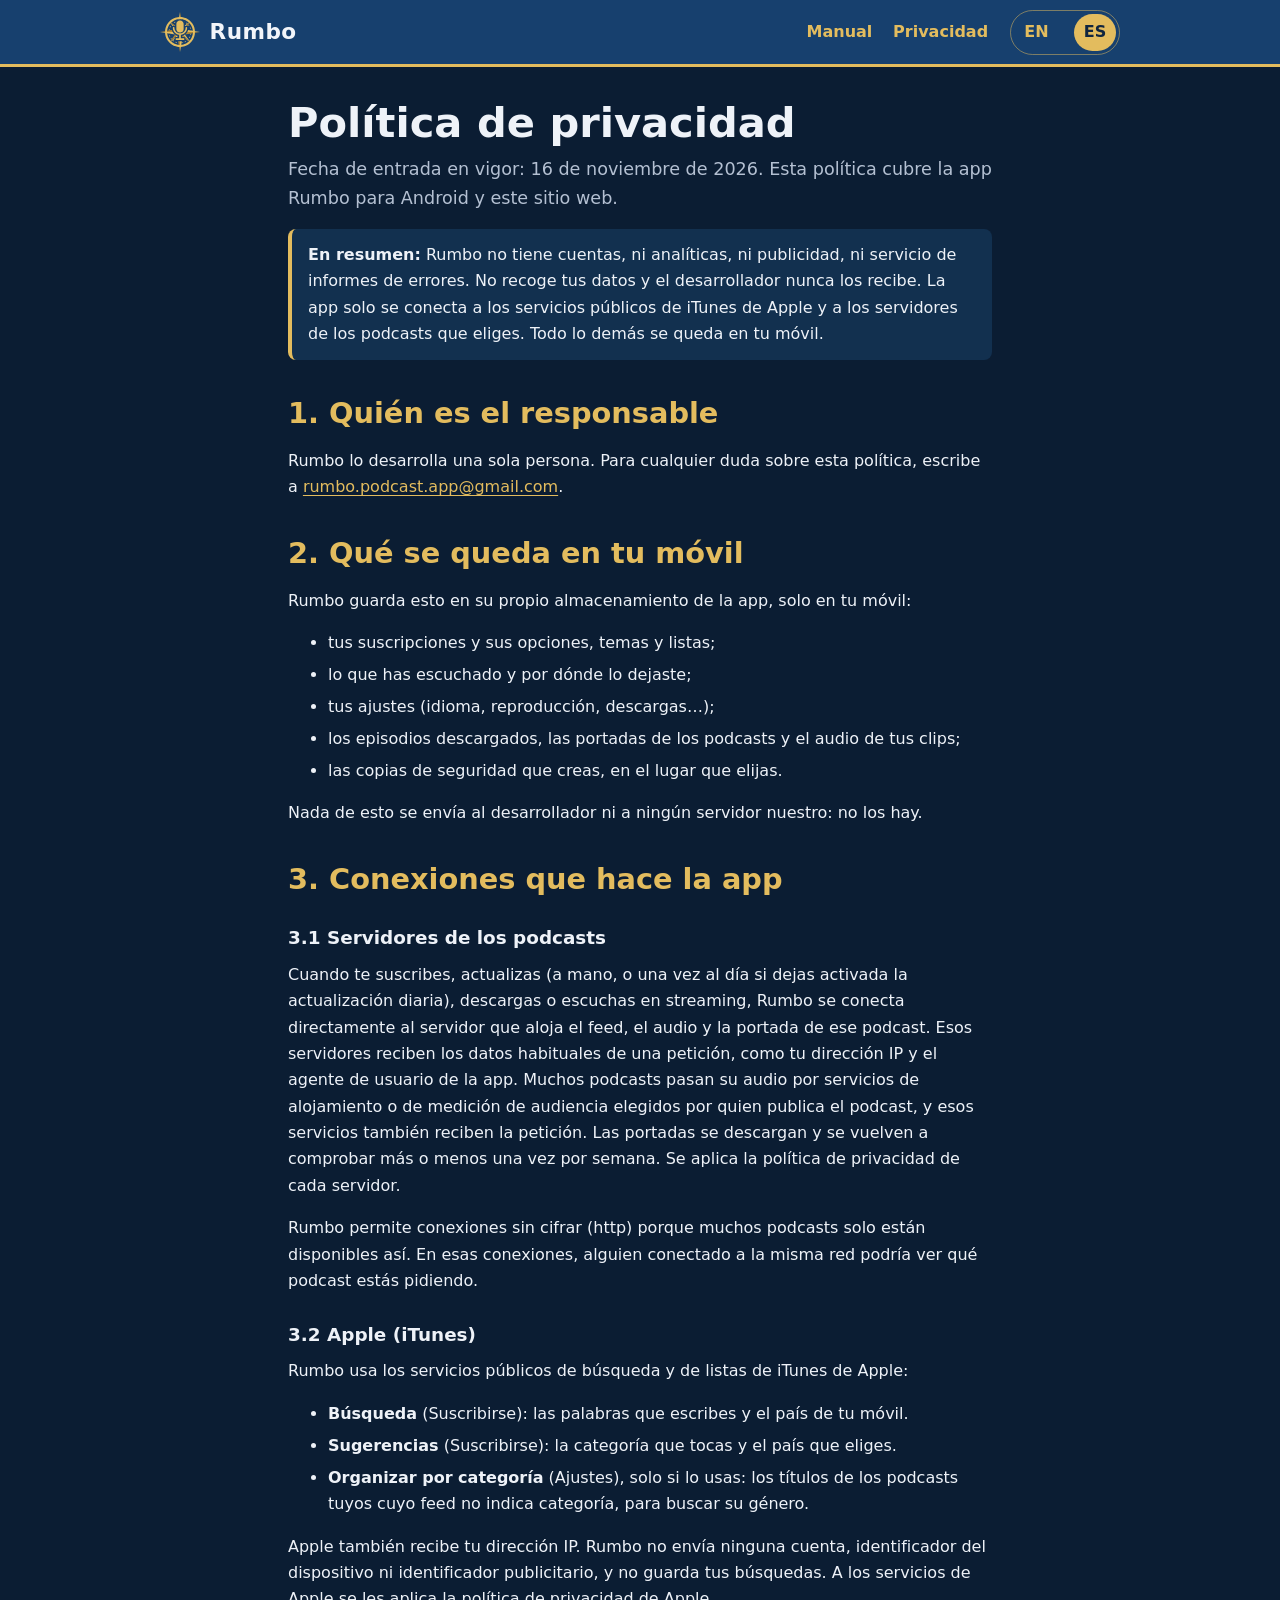
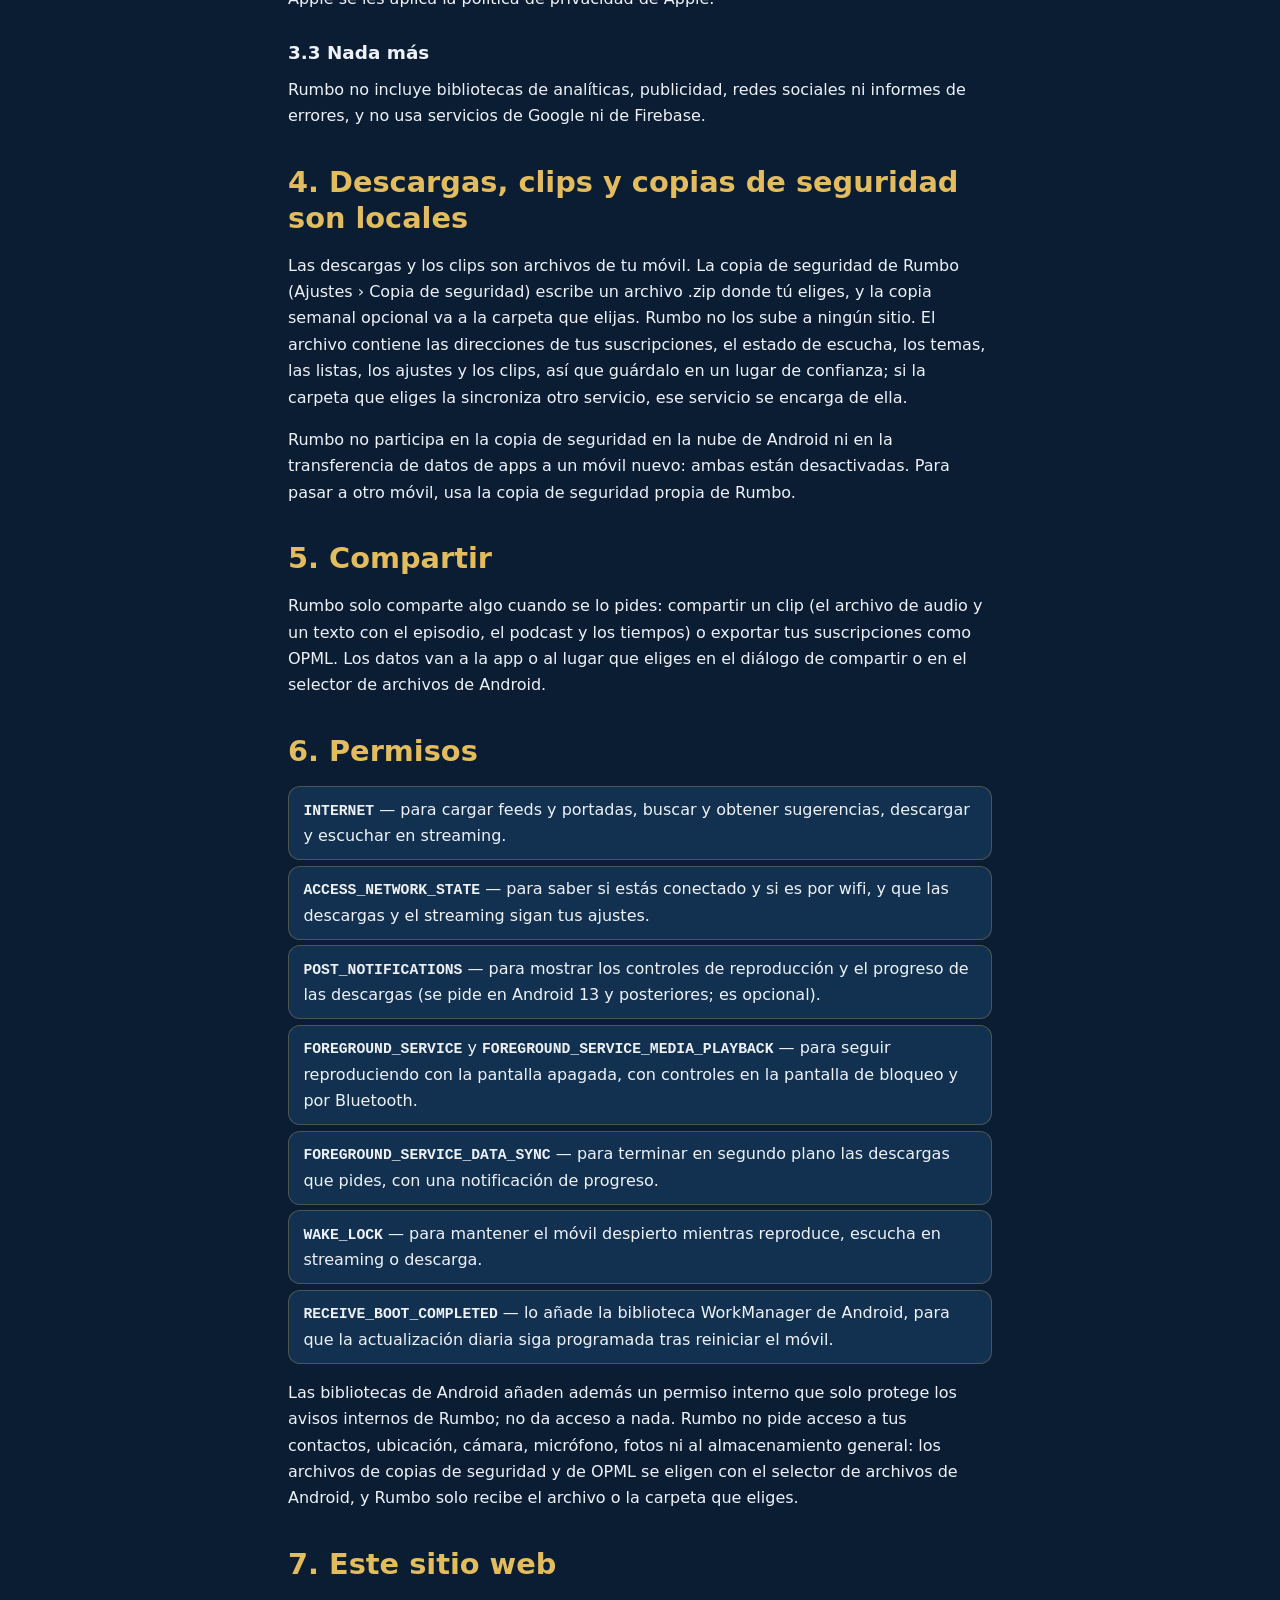
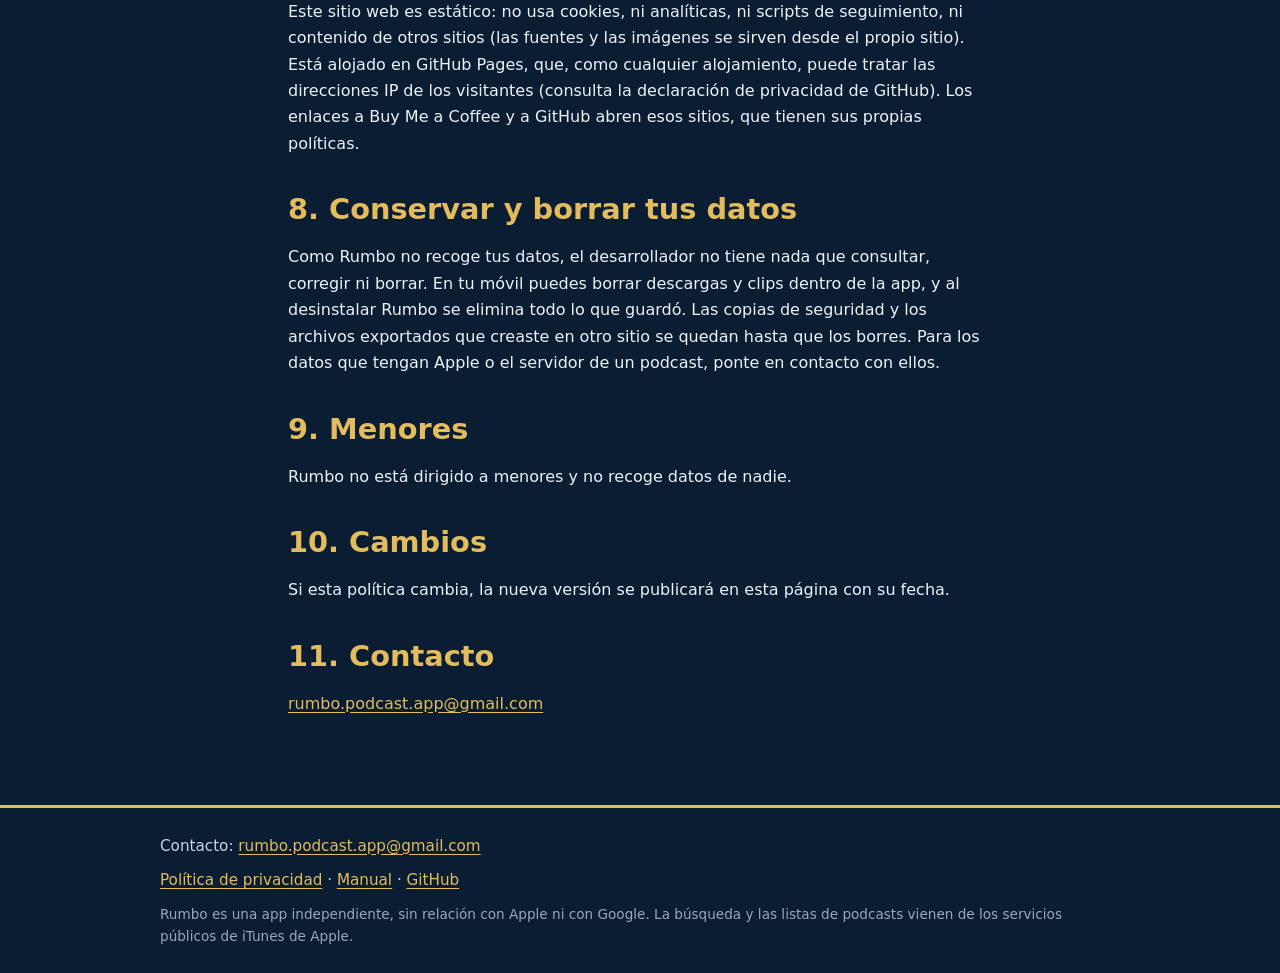
<file: es/privacy.html>
<!doctype html>
<html lang="es">
<head>
<meta charset="utf-8">
<meta name="viewport" content="width=device-width, initial-scale=1">
<title>Política de privacidad – Rumbo</title>
<meta name="description" content="Política de privacidad de Rumbo, el reproductor de podcasts para Android: sin cuentas, analíticas ni anuncios, y sin recoger datos.">
<meta name="theme-color" content="#17406E">
<link rel="canonical" href="https://jmarinlorenzo-hub.github.io/rumbo-web/es/privacy.html">
<link rel="alternate" hreflang="en" href="https://jmarinlorenzo-hub.github.io/rumbo-web/privacy.html">
<link rel="alternate" hreflang="es" href="https://jmarinlorenzo-hub.github.io/rumbo-web/es/privacy.html">
<link rel="icon" type="image/png" href="../assets/icon-512.png">
<link rel="apple-touch-icon" href="../assets/icon-512.png">
<link rel="stylesheet" href="../assets/style.css">
</head>
<body>
<a class="skip" href="#main">Saltar al contenido</a>

<header class="site-header">
  <div class="wrap bar">
    <a class="brand" href="index.html"><img src="../assets/emblem.svg" alt="" width="40" height="40"><span>Rumbo</span></a>
    <nav aria-label="Principal">
      <a href="manual.html">Manual</a>
      <a href="privacy.html" aria-current="page">Privacidad</a>
    </nav>
    <nav class="lang" aria-label="Idioma">
      <a href="../privacy.html" lang="en" hreflang="en">EN</a>
      <a href="privacy.html" lang="es" hreflang="es" aria-current="page">ES</a>
    </nav>
  </div>
</header>

<main id="main">
  <div class="wrap doc">
    <h1>Política de privacidad</h1>
    <p class="lead">Fecha de entrada en vigor: 16 de noviembre de 2026. Esta política cubre la app Rumbo para Android y este sitio web.</p>

    <p class="note"><strong>En resumen:</strong> Rumbo no tiene cuentas, ni analíticas, ni publicidad, ni servicio de informes de errores. No recoge tus datos y el desarrollador nunca los recibe. La app solo se conecta a los servicios públicos de iTunes de Apple y a los servidores de los podcasts que eliges. Todo lo demás se queda en tu móvil.</p>

    <h2 id="who">1. Quién es el responsable</h2>
    <p>Rumbo lo desarrolla una sola persona. Para cualquier duda sobre esta política, escribe a <a href="mailto:rumbo.podcast.app@gmail.com">rumbo.podcast.app@gmail.com</a>.</p>

    <h2 id="on-device">2. Qué se queda en tu móvil</h2>
    <p>Rumbo guarda esto en su propio almacenamiento de la app, solo en tu móvil:</p>
    <ul>
      <li>tus suscripciones y sus opciones, temas y listas;</li>
      <li>lo que has escuchado y por dónde lo dejaste;</li>
      <li>tus ajustes (idioma, reproducción, descargas…);</li>
      <li>los episodios descargados, las portadas de los podcasts y el audio de tus clips;</li>
      <li>las copias de seguridad que creas, en el lugar que elijas.</li>
    </ul>
    <p>Nada de esto se envía al desarrollador ni a ningún servidor nuestro: no los hay.</p>

    <h2 id="connections">3. Conexiones que hace la app</h2>
    <h3>3.1 Servidores de los podcasts</h3>
    <p>Cuando te suscribes, actualizas (a mano, o una vez al día si dejas activada la actualización diaria), descargas o escuchas en streaming, Rumbo se conecta directamente al servidor que aloja el feed, el audio y la portada de ese podcast. Esos servidores reciben los datos habituales de una petición, como tu dirección IP y el agente de usuario de la app. Muchos podcasts pasan su audio por servicios de alojamiento o de medición de audiencia elegidos por quien publica el podcast, y esos servicios también reciben la petición. Las portadas se descargan y se vuelven a comprobar más o menos una vez por semana. Se aplica la política de privacidad de cada servidor.</p>
    <p>Rumbo permite conexiones sin cifrar (http) porque muchos podcasts solo están disponibles así. En esas conexiones, alguien conectado a la misma red podría ver qué podcast estás pidiendo.</p>
    <h3>3.2 Apple (iTunes)</h3>
    <p>Rumbo usa los servicios públicos de búsqueda y de listas de iTunes de Apple:</p>
    <ul>
      <li><strong>Búsqueda</strong> (Suscribirse): las palabras que escribes y el país de tu móvil.</li>
      <li><strong>Sugerencias</strong> (Suscribirse): la categoría que tocas y el país que eliges.</li>
      <li><strong>Organizar por categoría</strong> (Ajustes), solo si lo usas: los títulos de los podcasts tuyos cuyo feed no indica categoría, para buscar su género.</li>
    </ul>
    <p>Apple también recibe tu dirección IP. Rumbo no envía ninguna cuenta, identificador del dispositivo ni identificador publicitario, y no guarda tus búsquedas. A los servicios de Apple se les aplica la política de privacidad de Apple.</p>
    <h3>3.3 Nada más</h3>
    <p>Rumbo no incluye bibliotecas de analíticas, publicidad, redes sociales ni informes de errores, y no usa servicios de Google ni de Firebase.</p>

    <h2 id="backups">4. Descargas, clips y copias de seguridad son locales</h2>
    <p>Las descargas y los clips son archivos de tu móvil. La copia de seguridad de Rumbo (Ajustes › Copia de seguridad) escribe un archivo .zip donde tú eliges, y la copia semanal opcional va a la carpeta que elijas. Rumbo no los sube a ningún sitio. El archivo contiene las direcciones de tus suscripciones, el estado de escucha, los temas, las listas, los ajustes y los clips, así que guárdalo en un lugar de confianza; si la carpeta que eliges la sincroniza otro servicio, ese servicio se encarga de ella.</p>
    <p>Rumbo no participa en la copia de seguridad en la nube de Android ni en la transferencia de datos de apps a un móvil nuevo: ambas están desactivadas. Para pasar a otro móvil, usa la copia de seguridad propia de Rumbo.</p>

    <h2 id="sharing">5. Compartir</h2>
    <p>Rumbo solo comparte algo cuando se lo pides: compartir un clip (el archivo de audio y un texto con el episodio, el podcast y los tiempos) o exportar tus suscripciones como OPML. Los datos van a la app o al lugar que eliges en el diálogo de compartir o en el selector de archivos de Android.</p>

    <h2 id="permissions">6. Permisos</h2>
    <ul class="perms">
      <li><code>INTERNET</code> — para cargar feeds y portadas, buscar y obtener sugerencias, descargar y escuchar en streaming.</li>
      <li><code>ACCESS_NETWORK_STATE</code> — para saber si estás conectado y si es por wifi, y que las descargas y el streaming sigan tus ajustes.</li>
      <li><code>POST_NOTIFICATIONS</code> — para mostrar los controles de reproducción y el progreso de las descargas (se pide en Android 13 y posteriores; es opcional).</li>
      <li><code>FOREGROUND_SERVICE</code> y <code>FOREGROUND_SERVICE_MEDIA_PLAYBACK</code> — para seguir reproduciendo con la pantalla apagada, con controles en la pantalla de bloqueo y por Bluetooth.</li>
      <li><code>FOREGROUND_SERVICE_DATA_SYNC</code> — para terminar en segundo plano las descargas que pides, con una notificación de progreso.</li>
      <li><code>WAKE_LOCK</code> — para mantener el móvil despierto mientras reproduce, escucha en streaming o descarga.</li>
      <li><code>RECEIVE_BOOT_COMPLETED</code> — lo añade la biblioteca WorkManager de Android, para que la actualización diaria siga programada tras reiniciar el móvil.</li>
    </ul>
    <p>Las bibliotecas de Android añaden además un permiso interno que solo protege los avisos internos de Rumbo; no da acceso a nada. Rumbo no pide acceso a tus contactos, ubicación, cámara, micrófono, fotos ni al almacenamiento general: los archivos de copias de seguridad y de OPML se eligen con el selector de archivos de Android, y Rumbo solo recibe el archivo o la carpeta que eliges.</p>

    <h2 id="website">7. Este sitio web</h2>
    <p>Este sitio web es estático: no usa cookies, ni analíticas, ni scripts de seguimiento, ni contenido de otros sitios (las fuentes y las imágenes se sirven desde el propio sitio). Está alojado en GitHub Pages, que, como cualquier alojamiento, puede tratar las direcciones IP de los visitantes (consulta la declaración de privacidad de GitHub). Los enlaces a Buy Me a Coffee y a GitHub abren esos sitios, que tienen sus propias políticas.</p>

    <h2 id="retention">8. Conservar y borrar tus datos</h2>
    <p>Como Rumbo no recoge tus datos, el desarrollador no tiene nada que consultar, corregir ni borrar. En tu móvil puedes borrar descargas y clips dentro de la app, y al desinstalar Rumbo se elimina todo lo que guardó. Las copias de seguridad y los archivos exportados que creaste en otro sitio se quedan hasta que los borres. Para los datos que tengan Apple o el servidor de un podcast, ponte en contacto con ellos.</p>

    <h2 id="children">9. Menores</h2>
    <p>Rumbo no está dirigido a menores y no recoge datos de nadie.</p>

    <h2 id="changes">10. Cambios</h2>
    <p>Si esta política cambia, la nueva versión se publicará en esta página con su fecha.</p>

    <h2 id="contact">11. Contacto</h2>
    <p><a href="mailto:rumbo.podcast.app@gmail.com">rumbo.podcast.app@gmail.com</a></p>
  </div>
</main>

<footer class="site-footer">
  <div class="wrap">
    <p>Contacto: <a href="mailto:rumbo.podcast.app@gmail.com">rumbo.podcast.app@gmail.com</a></p>
    <p><a href="privacy.html">Política de privacidad</a> · <a href="manual.html">Manual</a> · <a href="https://github.com/jmarinlorenzo-hub" rel="noopener">GitHub</a></p>
    <p class="small">Rumbo es una app independiente, sin relación con Apple ni con Google. La búsqueda y las listas de podcasts vienen de los servicios públicos de iTunes de Apple.</p>
  </div>
</footer>
</body>
</html>
</file>
<file: assets/style.css>
/* Rumbo website. Navy #17406E and gold #E3BC5E (the logo's colours), always dark like the
   app. No frameworks, no scripts. */

:root {
  --navy: #17406e;
  --navy-deep: #0b1d33;
  --gold: #e3bc5e;
  --gold-dark: #b8892f;

  --bg: #0b1d33;
  --surface: #12304f;
  --text: #eef2f8;
  --muted: #b4c0d2;
  --link: #e3bc5e;
  --border: rgba(227, 188, 94, 0.28);
  --shadow: 0 6px 24px rgba(0, 0, 0, 0.35);
  color-scheme: dark;
}

* { box-sizing: border-box; }

html { -webkit-text-size-adjust: 100%; scroll-behavior: smooth; }

body {
  margin: 0;
  background: var(--bg);
  color: var(--text);
  font: 1rem/1.65 system-ui, -apple-system, "Segoe UI", Roboto, "Helvetica Neue", Arial, sans-serif;
}

img, svg { max-width: 100%; height: auto; }

a { color: var(--link); text-underline-offset: 0.18em; }
a:hover { text-decoration-thickness: 2px; }

:focus-visible { outline: 3px solid var(--gold); outline-offset: 3px; border-radius: 4px; }

.wrap { width: 100%; max-width: 62rem; margin: 0 auto; padding: 0 1rem; }

/* ---- Header: always navy, in both colour schemes ---- */
.site-header { background: var(--navy); color: #f2f5fa; border-bottom: 3px solid var(--gold); }
/* One row, also on phones: brand on the left, Manual, Privacy and the language switch on the right. */
.site-header .bar { display: flex; flex-wrap: nowrap; align-items: center; gap: 0.4rem 1.25rem; padding-top: 0.6rem; padding-bottom: 0.6rem; }
.brand { display: inline-flex; align-items: center; gap: 0.6rem; color: #f2f5fa; font-size: 1.35rem; font-weight: 700; letter-spacing: 0.02em; text-decoration: none; margin-right: auto; }
.brand img { width: 40px; height: 40px; }
.site-header nav { display: flex; gap: 0.25rem 1rem; }
.site-header nav a { color: var(--gold); text-decoration: none; padding: 0.5rem 0.15rem; font-weight: 600; }
.site-header nav a:hover { text-decoration: underline; }
/* Language pill: every link is a flex box with the same height, so EN and ES (active or not)
   are centred vertically. */
.lang { display: flex; align-items: center; gap: 0.15rem; border: 1px solid rgba(227, 188, 94, 0.5); border-radius: 999px; padding: 0.2rem; }
.lang a { display: inline-flex; align-items: center; justify-content: center; min-height: 2.3rem; min-width: 2.5rem; padding: 0 0.6rem !important; line-height: 1; border-radius: 999px; }
.lang a[aria-current="page"] { color: #10253f; background: var(--gold); text-decoration: none !important; }

/* ---- Hero ---- */
.hero { text-align: center; padding: 3rem 0 2rem; }
.hero .icon { width: 132px; height: 132px; border-radius: 24%; box-shadow: var(--shadow); }
.hero h1 { font-size: clamp(2.2rem, 7vw, 3.4rem); line-height: 1.1; margin: 1rem 0 0.5rem; }
.hero .tagline { font-size: clamp(1.05rem, 3.2vw, 1.3rem); color: var(--muted); max-width: 38rem; margin: 0 auto 1.6rem; }
.actions { display: flex; flex-wrap: wrap; justify-content: center; gap: 0.8rem; }

.btn { display: inline-flex; align-items: center; gap: 0.6rem; min-height: 3rem; padding: 0.7rem 1.3rem; border-radius: 999px; font: inherit; font-weight: 700; text-decoration: none; border: 2px solid transparent; }
.btn svg { flex: none; }
.btn-bmc { background: var(--gold); color: #10253f; }
.btn-bmc:hover { background: #f0cf7e; }
.btn-play { background: transparent; color: var(--muted); border: 2px dashed var(--border); cursor: not-allowed; }
.btn-play small { display: block; font-size: 0.72rem; font-weight: 600; letter-spacing: 0.04em; text-transform: uppercase; line-height: 1.2; }
.btn-play span { text-align: left; line-height: 1.25; }

/* ---- Sections ---- */
section { padding: 1.6rem 0; }
h2 { font-size: clamp(1.4rem, 4.5vw, 1.8rem); line-height: 1.25; margin: 0 0 1rem; color: var(--gold); }
h3 { font-size: 1.15rem; margin: 1.6rem 0 0.5rem; }

.features { display: grid; gap: 1rem; grid-template-columns: repeat(auto-fit, minmax(16rem, 1fr)); list-style: none; padding: 0; margin: 0; }
.features li { background: var(--surface); border: 1px solid var(--border); border-radius: 1rem; padding: 1rem 1.1rem; }
.features strong { display: block; color: var(--gold); margin-bottom: 0.2rem; }

.shots { display: grid; gap: 1rem; grid-template-columns: repeat(auto-fit, minmax(9.5rem, 1fr)); margin: 0; padding: 0; list-style: none; }
.shots a { display: block; cursor: zoom-in; border-radius: 1rem; }
.shots img { display: block; width: 100%; height: auto; aspect-ratio: 9 / 16; object-fit: cover; border-radius: 1rem; border: 1px solid var(--border); background: var(--surface); }

/* ---- Document pages (manual, privacy) ---- */
.doc { max-width: 46rem; padding-top: 2rem; padding-bottom: 2.5rem; }
.doc h1 { font-size: clamp(1.9rem, 6vw, 2.6rem); line-height: 1.15; margin: 0 0 0.5rem; }
.doc h2 { margin-top: 2.2rem; scroll-margin-top: 1rem; }
.doc p, .doc ul, .doc ol { margin: 0 0 1rem; }
.doc li { margin-bottom: 0.35rem; }
.lead { color: var(--muted); font-size: 1.1rem; }
.note { background: var(--surface); border-left: 4px solid var(--gold); border-radius: 0.5rem; padding: 0.8rem 1rem; margin: 1rem 0; }
.toc { background: var(--surface); border: 1px solid var(--border); border-radius: 1rem; padding: 1rem 1.2rem; margin: 1.2rem 0 0; }
.toc ol { columns: 2 14rem; column-gap: 2rem; margin: 0; padding-left: 1.3rem; }
.toc li { break-inside: avoid; }
.perms { list-style: none; padding: 0; }
.perms li { background: var(--surface); border: 1px solid var(--border); border-radius: 0.75rem; padding: 0.6rem 0.9rem; }
.perms code { font-weight: 700; word-break: break-all; }
code { font: 0.92em ui-monospace, SFMono-Regular, Menlo, Consolas, monospace; }

/* ---- Footer ---- */
.site-footer { margin-top: 2rem; background: var(--navy-deep); color: #c9d4e4; border-top: 3px solid var(--gold); padding: 1.6rem 0; font-size: 0.95rem; }
.site-footer a { color: var(--gold); }
.site-footer p { margin: 0 0 0.6rem; }
.site-footer .small { color: #98a8bf; font-size: 0.85rem; margin-bottom: 0; }

.skip { position: absolute; left: -999px; top: 0; background: var(--gold); color: #10253f; padding: 0.6rem 1rem; z-index: 10; }
.skip:focus { left: 0; }

@media (max-width: 30rem) {
  /* Compact header so everything stays in one row on a 360 px phone. */
  .site-header .bar { gap: 0.25rem 0.5rem; }
  .brand { font-size: 1.1rem; gap: 0.4rem; }
  .brand img { width: 32px; height: 32px; }
  .site-header nav { gap: 0.1rem 0.5rem; }
  .site-header nav a { font-size: 0.95rem; padding: 0.5rem 0.1rem; }
  .lang { padding: 0.15rem; }
  .lang a { min-height: 2.2rem; min-width: 2.1rem; padding: 0 0.4rem !important; }

  .hero { padding-top: 2rem; }
  .btn { width: 100%; justify-content: center; }
  .actions { flex-direction: column; align-items: stretch; }
}

/* Under 400 px (a 360 px phone included): the name goes, the emblem stays, so the brand
   never touches "Manual". */
@media (max-width: 25rem) {
  .brand span { display: none; }
}

@media print {
  .site-header, .site-footer .actions { display: none; }
  body { background: #fff; color: #000; }
}
</file>
